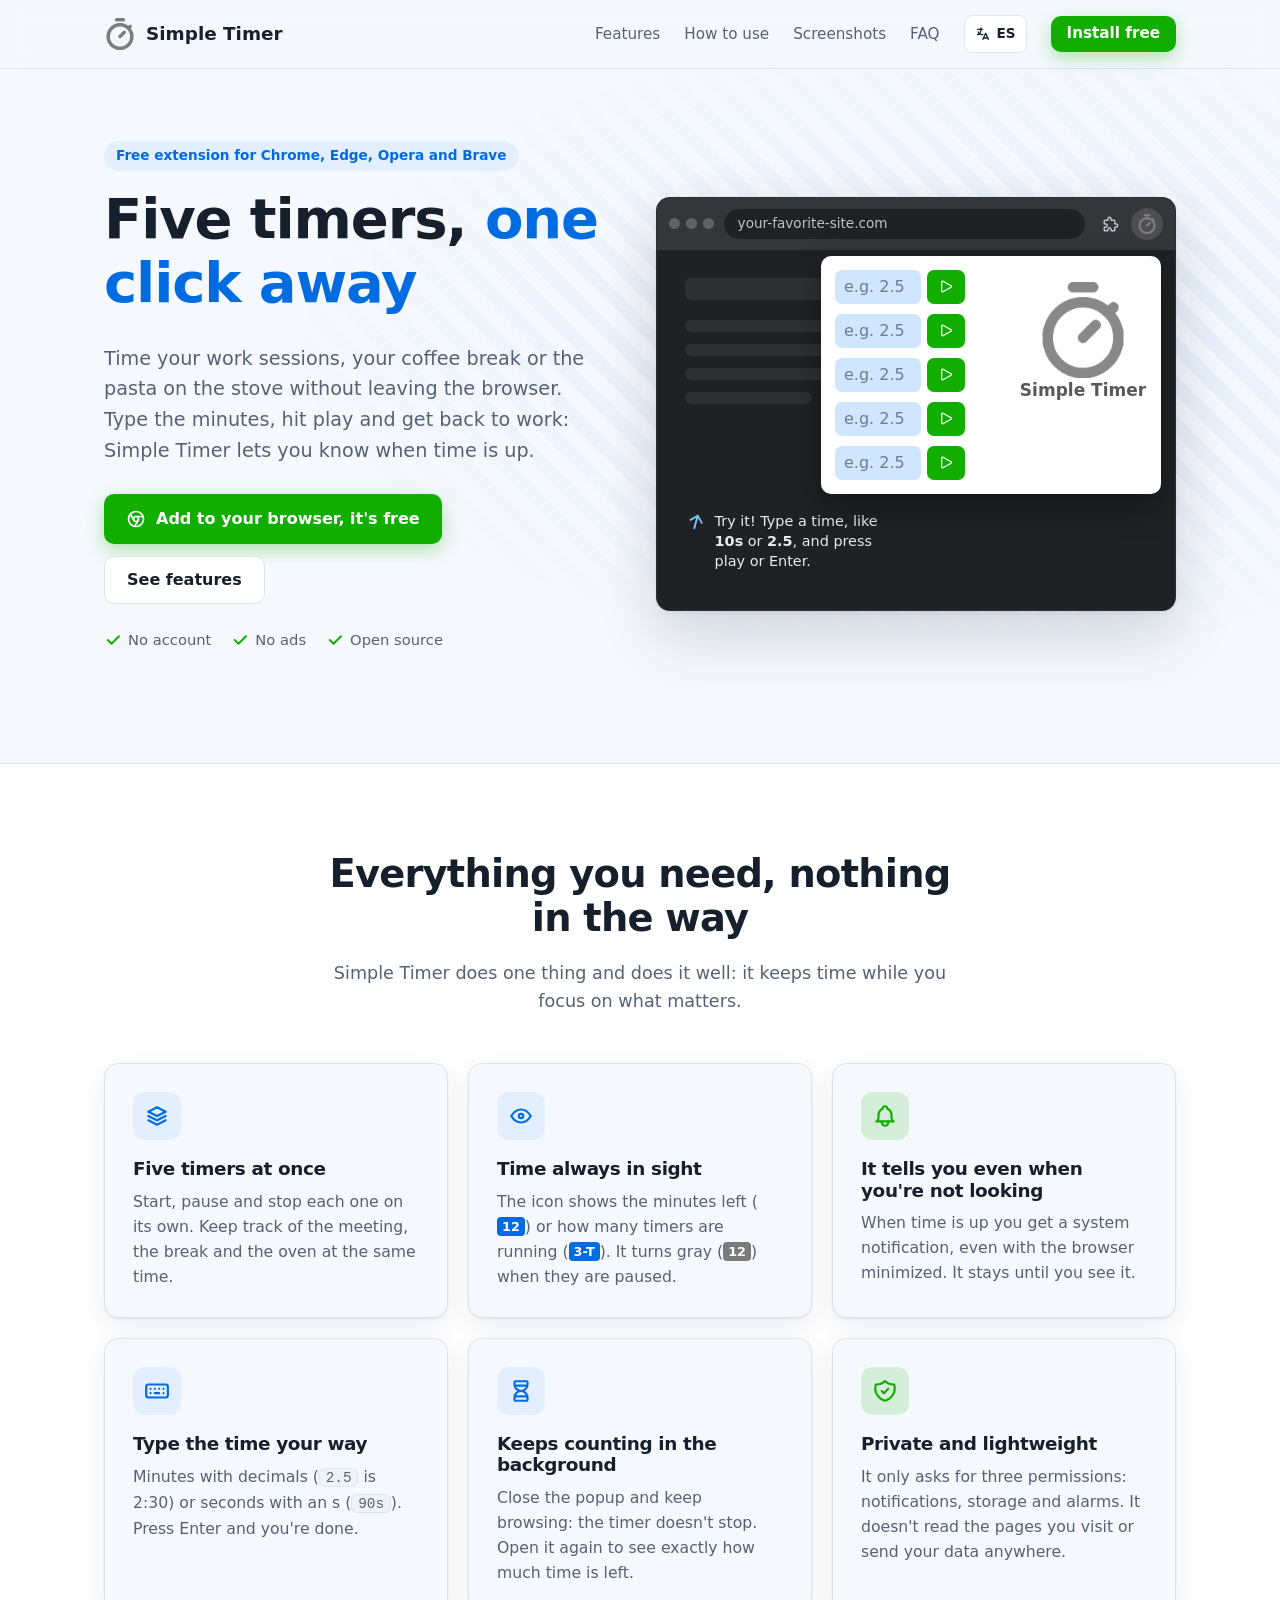
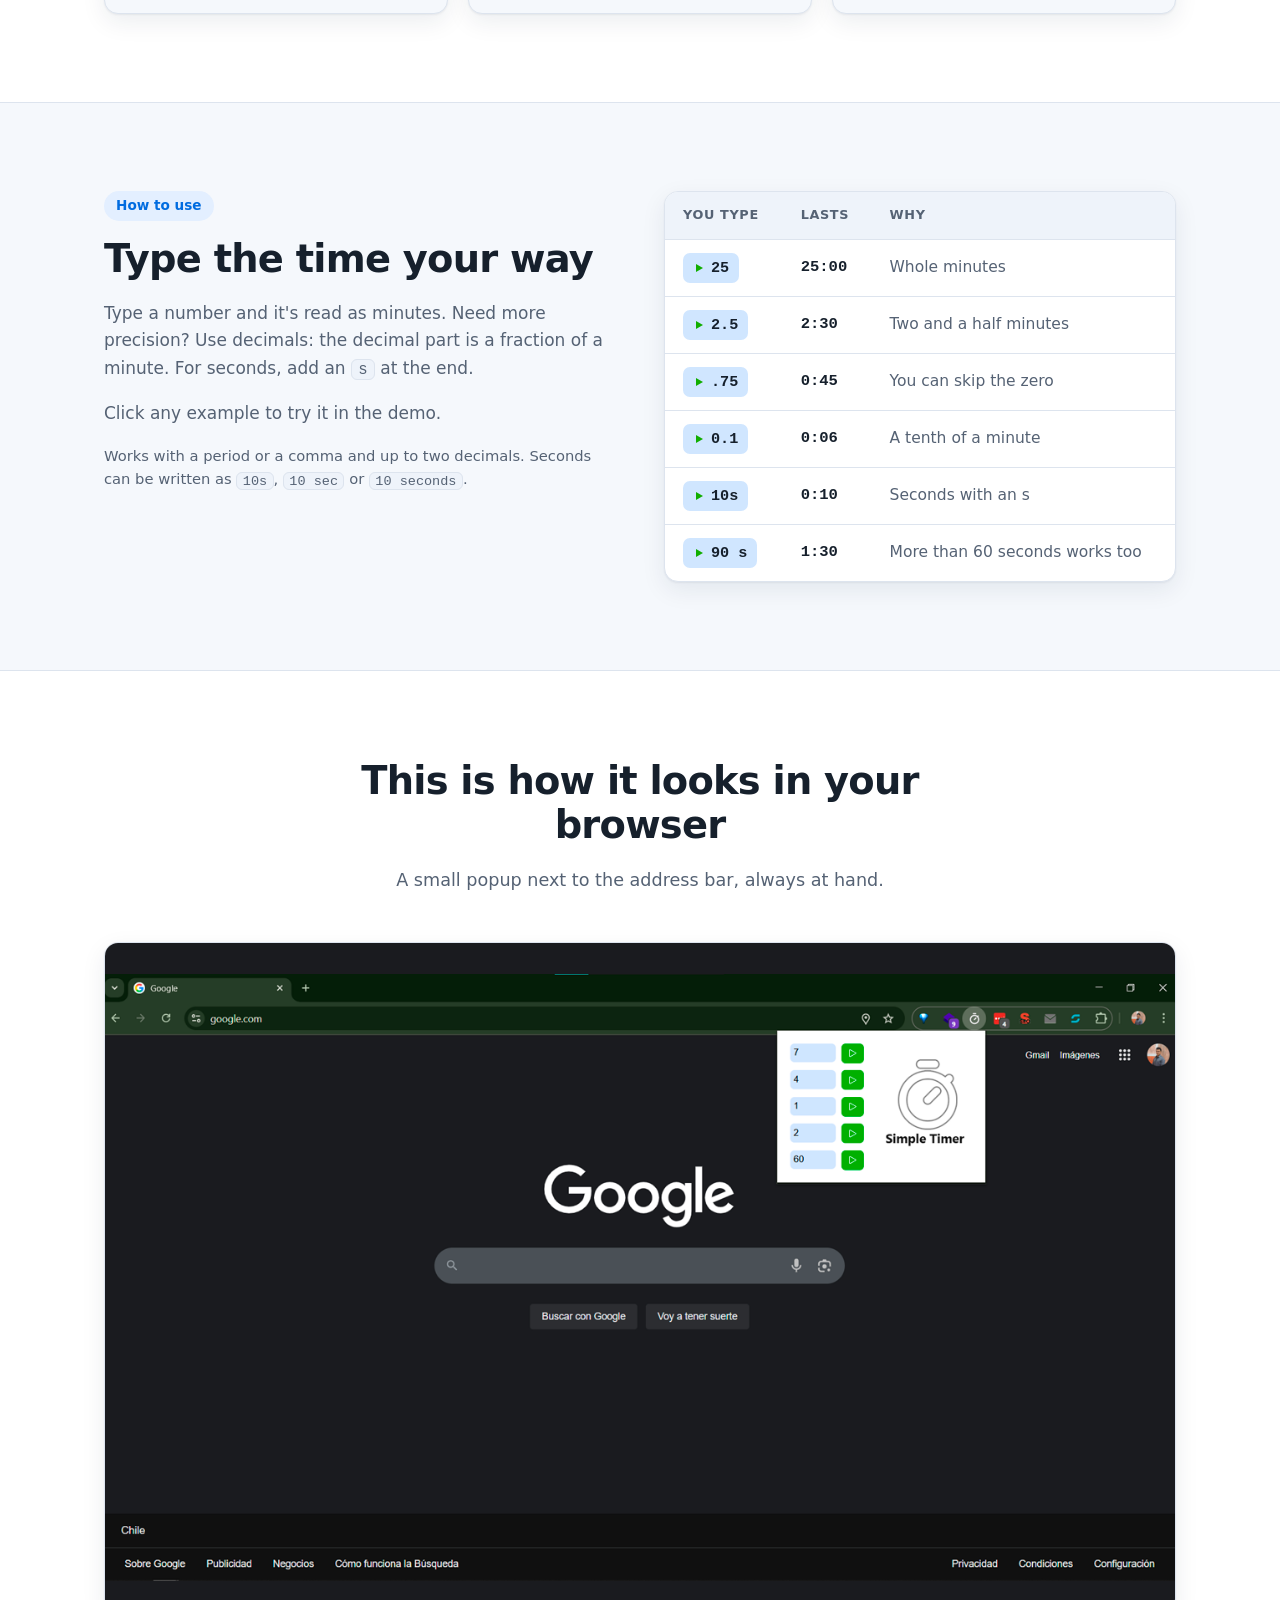
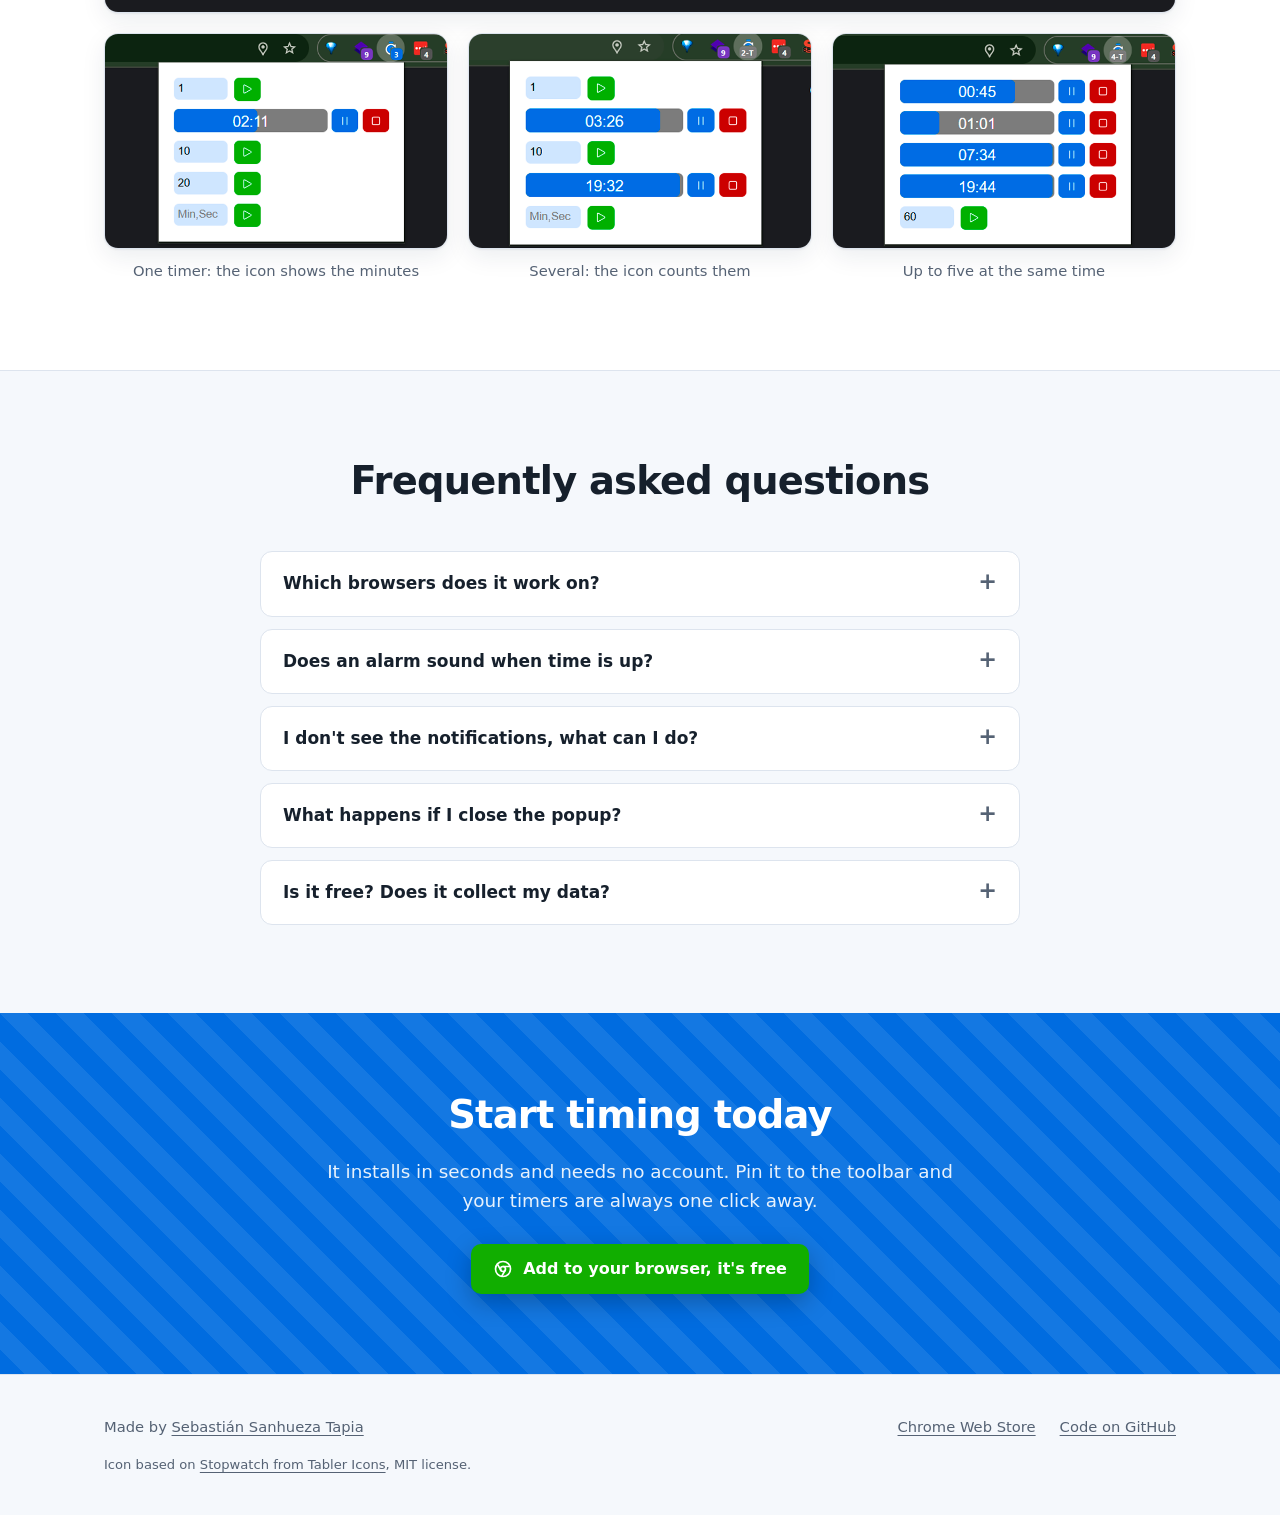
<file: docs/index.html>
<!DOCTYPE html>
<html lang="es">
	<head>
		<meta charset="utf-8" />
		<meta name="viewport" content="width=device-width, initial-scale=1" />
		<title data-i18n="inicio.titulo">Simple Timer: cinco temporizadores en tu navegador</title>
		<meta
			name="description"
			content="Extensión gratuita con cinco temporizadores independientes para Chrome, Edge, Opera y Brave. Te avisa con una notificación y muestra el tiempo restante en el icono."
			data-i18n-attr="content:inicio.descripcion"
		/>
		<meta property="og:title" content="Simple Timer" />
		<meta
			property="og:description"
			content="Cinco temporizadores independientes, a un clic en tu navegador."
			data-i18n-attr="content:inicio.og_descripcion"
		/>
		<meta property="og:image" content="https://sukushaing.github.io/Extension-Simple-Timer/img/captura-navegador.png" />
		<meta property="og:type" content="website" />
		<link rel="icon" type="image/png" href="img/favicon.png" />
		<link rel="stylesheet" href="css/styles.css" />
		<script src="js/i18n.js"></script>
		<script src="js/demo.js" defer></script>
	</head>
	<body>
		<header class="cabecera">
			<div class="container">
				<a class="marca" href="#">
					<img src="img/icon128.png" alt="" width="32" height="32" />
					Simple Timer
				</a>
				<nav class="nav" aria-label="Principal" data-i18n-attr="aria-label:comun.nav_principal">
					<a href="#funciones" data-i18n="inicio.nav_funciones">Funciones</a>
					<a href="#formatos" data-i18n="inicio.nav_formatos">Cómo usarla</a>
					<a href="#capturas" data-i18n="inicio.nav_capturas">Capturas</a>
					<a href="#preguntas" data-i18n="inicio.nav_preguntas">Preguntas</a>
				</nav>
				<button class="selector-idioma" type="button" data-selector-idioma>
					<svg viewBox="0 0 24 24" fill="none" stroke="currentColor" stroke-width="2" stroke-linecap="round" stroke-linejoin="round" aria-hidden="true"><path d="M4 5h7" /><path d="M9 3v2c0 4.418 -2.239 8 -5 8" /><path d="M5 9c0 2.144 2.952 3.908 6.7 4" /><path d="M12 20l4 -9l4 9" /><path d="M19.1 18h-6.2" /></svg>
					<span data-idioma-destino>EN</span>
				</button>
				<a class="btn btn-primario btn-chico" href="https://chromewebstore.google.com/detail/simple-timer/fepcghiedlojkgidicokpnhifnfbmabe" data-i18n="comun.instalar_corto">Instalar gratis</a>
			</div>
		</header>

		<main>
			<!-- Hero con la demo -->
			<section class="hero">
				<div class="container">
					<div class="hero-texto">
						<span class="etiqueta" data-i18n="inicio.etiqueta">Extensión gratuita para Chrome, Edge, Opera y Brave</span>
						<h1 data-i18n="inicio.h1">Cinco temporizadores, <span class="resaltado">a un clic</span></h1>
						<p data-i18n="inicio.subtitulo">
							Mide tus bloques de trabajo, la pausa del café o la pasta en la olla sin salir del navegador. Escribe los minutos, dale play y sigue en lo tuyo: Simple Timer te avisa cuando termina.
						</p>
						<div class="hero-acciones">
							<a class="btn btn-primario" href="https://chromewebstore.google.com/detail/simple-timer/fepcghiedlojkgidicokpnhifnfbmabe">
								<svg viewBox="0 0 24 24" fill="none" stroke="currentColor" stroke-width="2" stroke-linecap="round" stroke-linejoin="round" aria-hidden="true"><path d="M12 12m-9 0a9 9 0 1 0 18 0a9 9 0 1 0 -18 0" /><path d="M12 12m-3 0a3 3 0 1 0 6 0a3 3 0 1 0 -6 0" /><path d="M12 9h8.4" /><path d="M14.598 13.5l-4.2 7.275" /><path d="M9.402 13.5l-4.2 -7.275" /></svg>
								<span data-i18n="comun.instalar">Añadir al navegador, es gratis</span>
							</a>
							<a class="btn btn-secundario" href="#funciones" data-i18n="inicio.ver_funciones">Ver funciones</a>
						</div>
						<ul class="hero-confianza">
							<li>
								<svg viewBox="0 0 24 24" fill="none" stroke="currentColor" stroke-width="2.5" stroke-linecap="round" stroke-linejoin="round" aria-hidden="true"><path d="M5 12l5 5l10 -10" /></svg>
								<span data-i18n="inicio.confianza_1">Sin cuentas</span>
							</li>
							<li>
								<svg viewBox="0 0 24 24" fill="none" stroke="currentColor" stroke-width="2.5" stroke-linecap="round" stroke-linejoin="round" aria-hidden="true"><path d="M5 12l5 5l10 -10" /></svg>
								<span data-i18n="inicio.confianza_2">Sin anuncios</span>
							</li>
							<li>
								<svg viewBox="0 0 24 24" fill="none" stroke="currentColor" stroke-width="2.5" stroke-linecap="round" stroke-linejoin="round" aria-hidden="true"><path d="M5 12l5 5l10 -10" /></svg>
								<span data-i18n="inicio.confianza_3">Código abierto</span>
							</li>
						</ul>
					</div>

					<div class="navegador" id="demo">
						<div class="navegador-barra">
							<div class="navegador-puntos" aria-hidden="true"><span></span><span></span><span></span></div>
							<div class="navegador-url" data-i18n="inicio.demo_url">tu-sitio-favorito.com</div>
							<div class="navegador-extensiones">
								<span class="icono-barra" aria-hidden="true">
									<svg viewBox="0 0 24 24" fill="none" stroke="currentColor" stroke-width="2" stroke-linecap="round" stroke-linejoin="round"><path d="M4 7h3a1 1 0 0 0 1 -1v-1a2 2 0 0 1 4 0v1a1 1 0 0 0 1 1h3a1 1 0 0 1 1 1v3a1 1 0 0 0 1 1h1a2 2 0 0 1 0 4h-1a1 1 0 0 0 -1 1v3a1 1 0 0 1 -1 1h-3a1 1 0 0 1 -1 -1v-1a2 2 0 0 0 -4 0v1a1 1 0 0 1 -1 1h-3a1 1 0 0 1 -1 -1v-3a1 1 0 0 1 1 -1h1a2 2 0 0 0 0 -4h-1a1 1 0 0 1 -1 -1v-3a1 1 0 0 1 1 -1" /></svg>
								</span>
								<span class="icono-barra extension" title="Simple Timer">
									<img src="img/icon128.png" alt="" data-demo-icono />
									<span class="badge" data-demo-badge hidden></span>
								</span>
							</div>
						</div>
						<div class="navegador-pagina">
							<div class="esqueleto" aria-hidden="true"><span></span><span></span><span></span><span></span><span></span></div>
							<p class="pista-demo">
								<svg viewBox="0 0 24 24" fill="none" stroke="currentColor" stroke-width="2" stroke-linecap="round" stroke-linejoin="round" aria-hidden="true"><path d="M17 7l-10 10" /><path d="M8 7l9 0l0 9" /></svg>
								<span data-i18n="inicio.demo_pista">¡Pruébala! Escribe un tiempo, como <strong>10s</strong> o <strong>2,5</strong>, y presiona play o Enter.</span>
							</p>
							<div class="popup" data-demo aria-label="Demostración de Simple Timer" data-i18n-attr="aria-label:comun.demo_aria" role="group">
								<noscript><img src="img/captura-dos-timers.png" alt="Captura de Simple Timer" /></noscript>
							</div>
						</div>
					</div>
				</div>
			</section>

			<!-- Funciones -->
			<section class="seccion seccion-alterna" id="funciones">
				<div class="container">
					<div class="seccion-cabecera">
						<h2 data-i18n="inicio.funciones_titulo">Todo lo que necesitas, nada que estorbe</h2>
						<p data-i18n="inicio.funciones_sub">Simple Timer hace una sola cosa y la hace bien: medir el tiempo mientras tú haces lo importante.</p>
					</div>
					<div class="grilla-funciones">
						<article class="tarjeta">
							<div class="tarjeta-icono">
								<svg viewBox="0 0 24 24" fill="none" stroke="currentColor" stroke-width="2" stroke-linecap="round" stroke-linejoin="round" aria-hidden="true"><path d="M12 4l-8 4l8 4l8 -4l-8 -4" /><path d="M4 12l8 4l8 -4" /><path d="M4 16l8 4l8 -4" /></svg>
							</div>
							<h3 data-i18n="inicio.f1_titulo">Cinco temporizadores a la vez</h3>
							<p data-i18n="inicio.f1_texto">Cada uno se inicia, pausa y detiene por separado. Lleva la reunión, el descanso y el horno al mismo tiempo.</p>
						</article>
						<article class="tarjeta">
							<div class="tarjeta-icono">
								<svg viewBox="0 0 24 24" fill="none" stroke="currentColor" stroke-width="2" stroke-linecap="round" stroke-linejoin="round" aria-hidden="true"><path d="M10 12a2 2 0 1 0 4 0a2 2 0 0 0 -4 0" /><path d="M21 12c-2.4 4 -5.4 6 -9 6c-3.6 0 -6.6 -2 -9 -6c2.4 -4 5.4 -6 9 -6c3.6 0 6.6 2 9 6" /></svg>
							</div>
							<h3 data-i18n="inicio.f2_titulo">El tiempo siempre a la vista</h3>
							<p data-i18n="inicio.f2_texto">El icono muestra los minutos que quedan (<span class="badge-ejemplo">12</span>) o cuántos temporizadores hay activos (<span class="badge-ejemplo">3-T</span>). Se pone gris (<span class="badge-ejemplo pausado">12</span>) cuando están en pausa.</p>
						</article>
						<article class="tarjeta">
							<div class="tarjeta-icono verde">
								<svg viewBox="0 0 24 24" fill="none" stroke="currentColor" stroke-width="2" stroke-linecap="round" stroke-linejoin="round" aria-hidden="true"><path d="M10 5a2 2 0 1 1 4 0a7 7 0 0 1 4 6v3a4 4 0 0 0 2 3h-16a4 4 0 0 0 2 -3v-3a7 7 0 0 1 4 -6" /><path d="M9 17v1a3 3 0 0 0 6 0v-1" /></svg>
							</div>
							<h3 data-i18n="inicio.f3_titulo">Te avisa aunque no estés mirando</h3>
							<p data-i18n="inicio.f3_texto">Al terminar aparece una notificación del sistema, incluso con el navegador minimizado. No se cierra hasta que la veas.</p>
						</article>
						<article class="tarjeta">
							<div class="tarjeta-icono">
								<svg viewBox="0 0 24 24" fill="none" stroke="currentColor" stroke-width="2" stroke-linecap="round" stroke-linejoin="round" aria-hidden="true"><path d="M2 8a2 2 0 0 1 2 -2h16a2 2 0 0 1 2 2v8a2 2 0 0 1 -2 2h-16a2 2 0 0 1 -2 -2z" /><path d="M6 10l0 .01" /><path d="M10 10l0 .01" /><path d="M14 10l0 .01" /><path d="M18 10l0 .01" /><path d="M6 14l0 .01" /><path d="M18 14l0 .01" /><path d="M10 14l4 .01" /></svg>
							</div>
							<h3 data-i18n="inicio.f4_titulo">Escribe el tiempo como quieras</h3>
							<p data-i18n="inicio.f4_texto">Minutos con decimales (<code>2,5</code> son 2:30) o segundos con una s (<code>90s</code>). Presiona Enter y listo.</p>
						</article>
						<article class="tarjeta">
							<div class="tarjeta-icono">
								<svg viewBox="0 0 24 24" fill="none" stroke="currentColor" stroke-width="2" stroke-linecap="round" stroke-linejoin="round" aria-hidden="true"><path d="M6.5 7h11" /><path d="M6.5 17h11" /><path d="M6 20v-2a6 6 0 1 1 12 0v2a1 1 0 0 1 -1 1h-10a1 1 0 0 1 -1 -1z" /><path d="M6 4v2a6 6 0 1 0 12 0v-2a1 1 0 0 0 -1 -1h-10a1 1 0 0 0 -1 1z" /></svg>
							</div>
							<h3 data-i18n="inicio.f5_titulo">Sigue contando en segundo plano</h3>
							<p data-i18n="inicio.f5_texto">Cierra el popup y sigue navegando: el temporizador no se detiene. Al volver a abrirlo verás el tiempo exacto que queda.</p>
						</article>
						<article class="tarjeta">
							<div class="tarjeta-icono verde">
								<svg viewBox="0 0 24 24" fill="none" stroke="currentColor" stroke-width="2" stroke-linecap="round" stroke-linejoin="round" aria-hidden="true"><path d="M12 3a12 12 0 0 0 8.5 3a12 12 0 0 1 -8.5 15a12 12 0 0 1 -8.5 -15a12 12 0 0 0 8.5 -3" /><path d="M9 12l2 2l4 -4" /></svg>
							</div>
							<h3 data-i18n="inicio.f6_titulo">Privada y liviana</h3>
							<p data-i18n="inicio.f6_texto">Solo pide tres permisos: notificaciones, almacenamiento y alarmas. No lee las páginas que visitas ni envía tus datos a ningún lado.</p>
						</article>
					</div>
				</div>
			</section>

			<!-- Formatos de tiempo -->
			<section class="seccion" id="formatos">
				<div class="container formatos">
					<div class="formatos-texto">
						<span class="etiqueta" data-i18n="inicio.formatos_etiqueta">Cómo usarla</span>
						<h2 data-i18n="inicio.formatos_titulo">Escribe el tiempo a tu manera</h2>
						<p data-i18n="inicio.formatos_texto">
							Escribe un número y se interpreta como minutos. Si necesitas algo más preciso, usa decimales: la parte decimal es una fracción de minuto. Para segundos, agrega una <code>s</code> al final.
						</p>
						<p data-i18n="inicio.formatos_probar">Haz clic en cualquier ejemplo para probarlo en la demo.</p>
						<p class="nota" data-i18n="inicio.formatos_nota">
							Acepta coma o punto y hasta dos decimales. El sufijo de segundos puede ser <code>s</code>, <code>seg</code> o <code>segundos</code>, con o sin espacio.
						</p>
					</div>
					<table class="tabla-formatos">
						<thead>
							<tr>
								<th data-i18n="inicio.tabla_escribes">Escribes</th>
								<th data-i18n="inicio.tabla_dura">Dura</th>
								<th data-i18n="inicio.tabla_por_que">Por qué</th>
							</tr>
						</thead>
						<tbody>
							<tr>
								<td><button class="chip" type="button" data-probar="25"><svg viewBox="0 0 24 24" fill="currentColor" aria-hidden="true"><path d="M6 4v16l14 -8z" /></svg>25</button></td>
								<td>25:00</td>
								<td data-i18n="inicio.ej_25">Minutos enteros</td>
							</tr>
							<tr>
								<td><button class="chip" type="button" data-probar="2,5"><svg viewBox="0 0 24 24" fill="currentColor" aria-hidden="true"><path d="M6 4v16l14 -8z" /></svg>2,5</button></td>
								<td>2:30</td>
								<td data-i18n="inicio.ej_2_5">Dos minutos y medio</td>
							</tr>
							<tr>
								<td><button class="chip" type="button" data-probar=",75"><svg viewBox="0 0 24 24" fill="currentColor" aria-hidden="true"><path d="M6 4v16l14 -8z" /></svg>,75</button></td>
								<td>0:45</td>
								<td data-i18n="inicio.ej_075">Puedes omitir el cero</td>
							</tr>
							<tr>
								<td><button class="chip" type="button" data-probar="0,1"><svg viewBox="0 0 24 24" fill="currentColor" aria-hidden="true"><path d="M6 4v16l14 -8z" /></svg>0,1</button></td>
								<td>0:06</td>
								<td data-i18n="inicio.ej_0_1">Un décimo de minuto</td>
							</tr>
							<tr>
								<td><button class="chip" type="button" data-probar="10s"><svg viewBox="0 0 24 24" fill="currentColor" aria-hidden="true"><path d="M6 4v16l14 -8z" /></svg>10s</button></td>
								<td>0:10</td>
								<td data-i18n="inicio.ej_10s">Segundos con una s</td>
							</tr>
							<tr>
								<td><button class="chip" type="button" data-probar="90 seg"><svg viewBox="0 0 24 24" fill="currentColor" aria-hidden="true"><path d="M6 4v16l14 -8z" /></svg>90 seg</button></td>
								<td>1:30</td>
								<td data-i18n="inicio.ej_90seg">Más de 60 segundos también vale</td>
							</tr>
						</tbody>
					</table>
				</div>
			</section>

			<!-- Capturas -->
			<section class="seccion seccion-alterna" id="capturas">
				<div class="container">
					<div class="seccion-cabecera">
						<h2 data-i18n="inicio.capturas_titulo">Así se ve en tu navegador</h2>
						<p data-i18n="inicio.capturas_sub">Un popup pequeño junto a la barra de direcciones, siempre a mano.</p>
					</div>
					<div class="galeria">
						<figure class="principal">
							<img src="img/captura-navegador.png" width="1280" height="800" loading="lazy" alt="Simple Timer abierto en Chrome, con cinco tiempos listos para iniciar" data-i18n-attr="alt:inicio.cap1_alt" />
						</figure>
						<figure>
							<img src="img/captura-un-timer.png" width="640" height="400" loading="lazy" alt="Un temporizador corriendo, el icono muestra 3 minutos" data-i18n-attr="alt:inicio.cap2_alt" />
							<figcaption data-i18n="inicio.cap2">Un temporizador: el icono muestra los minutos</figcaption>
						</figure>
						<figure>
							<img src="img/captura-dos-timers.png" width="640" height="400" loading="lazy" alt="Dos temporizadores corriendo, el icono muestra 2-T" data-i18n-attr="alt:inicio.cap3_alt" />
							<figcaption data-i18n="inicio.cap3">Varios: el icono cuenta cuántos hay</figcaption>
						</figure>
						<figure>
							<img src="img/captura-cuatro-timers.png" width="640" height="400" loading="lazy" alt="Cuatro temporizadores corriendo a la vez" data-i18n-attr="alt:inicio.cap4_alt" />
							<figcaption data-i18n="inicio.cap4">Hasta cinco al mismo tiempo</figcaption>
						</figure>
					</div>
				</div>
			</section>

			<!-- Preguntas frecuentes -->
			<section class="seccion" id="preguntas">
				<div class="container">
					<div class="seccion-cabecera">
						<h2 data-i18n="inicio.preguntas_titulo">Preguntas frecuentes</h2>
					</div>
					<div class="preguntas">
						<details>
							<summary data-i18n="inicio.p1">¿En qué navegadores funciona?</summary>
							<div><p data-i18n="inicio.r1">En Chrome, Edge, Opera, Brave y cualquier navegador basado en Chromium que pueda instalar extensiones de la Chrome Web Store.</p></div>
						</details>
						<details>
							<summary data-i18n="inicio.p2">¿Suena una alarma al terminar?</summary>
							<div><p data-i18n="inicio.r2">Simple Timer te avisa con una notificación del sistema, que suena o no según cómo tengas configuradas las notificaciones en tu computador.</p></div>
						</details>
						<details>
							<summary data-i18n="inicio.p3">No me aparecen las notificaciones, ¿qué hago?</summary>
							<div>
								<p data-i18n="inicio.r3">Revisa que tu sistema permita las notificaciones del navegador:</p>
								<ul>
									<li data-i18n="inicio.r3_windows"><strong>Windows:</strong> Configuración → Sistema → Notificaciones. Activa las de tu navegador y desactiva «No molestar».</li>
									<li data-i18n="inicio.r3_mac"><strong>macOS:</strong> Configuración del Sistema → Notificaciones → tu navegador, y permite las notificaciones.</li>
								</ul>
							</div>
						</details>
						<details>
							<summary data-i18n="inicio.p4">¿Qué pasa si cierro el popup?</summary>
							<div><p data-i18n="inicio.r4">Nada: el temporizador sigue corriendo y el icono sigue mostrando el tiempo. El popup es solo una ventana para verlo y controlarlo.</p></div>
						</details>
						<details>
							<summary data-i18n="inicio.p5">¿Es gratis? ¿Recoge mis datos?</summary>
							<div><p data-i18n="inicio.r5">Es gratis, sin anuncios y de código abierto. Los temporizadores se guardan solo en tu navegador y la extensión no envía datos a ningún servidor. Puedes revisar el código en <a href="https://github.com/SuKuShaing/Extension-Simple-Timer">GitHub</a>.</p></div>
						</details>
					</div>
				</div>
			</section>

			<!-- Llamada final -->
			<section class="banda">
				<div class="container">
					<h2 data-i18n="inicio.banda_titulo">Empieza a medir tu tiempo hoy</h2>
					<p data-i18n="inicio.banda_texto">Se instala en segundos y no necesita cuenta. Fíjala en la barra y tendrás tus temporizadores siempre a un clic.</p>
					<a class="btn btn-primario" href="https://chromewebstore.google.com/detail/simple-timer/fepcghiedlojkgidicokpnhifnfbmabe">
						<svg viewBox="0 0 24 24" fill="none" stroke="currentColor" stroke-width="2" stroke-linecap="round" stroke-linejoin="round" aria-hidden="true"><path d="M12 12m-9 0a9 9 0 1 0 18 0a9 9 0 1 0 -18 0" /><path d="M12 12m-3 0a3 3 0 1 0 6 0a3 3 0 1 0 -6 0" /><path d="M12 9h8.4" /><path d="M14.598 13.5l-4.2 7.275" /><path d="M9.402 13.5l-4.2 -7.275" /></svg>
						<span data-i18n="comun.instalar">Añadir al navegador, es gratis</span>
					</a>
				</div>
			</section>
		</main>

		<footer class="pie">
			<div class="container">
				<span data-i18n="comun.creada_por">Creada por <a href="https://sanhueza.pro/">Sebastián Sanhueza Tapia</a></span>
				<ul>
					<li><a href="https://chromewebstore.google.com/detail/simple-timer/fepcghiedlojkgidicokpnhifnfbmabe" data-i18n="comun.web_store">Chrome Web Store</a></li>
					<li><a href="https://github.com/SuKuShaing/Extension-Simple-Timer" data-i18n="comun.codigo">Código en GitHub</a></li>
				</ul>
				<p class="atribucion" data-i18n="comun.atribucion">
					Icono basado en <a href="https://tabler.io/icons/icon/stopwatch">Stopwatch de Tabler Icons</a>, bajo licencia MIT.
				</p>
			</div>
		</footer>
	</body>
</html>
</file>
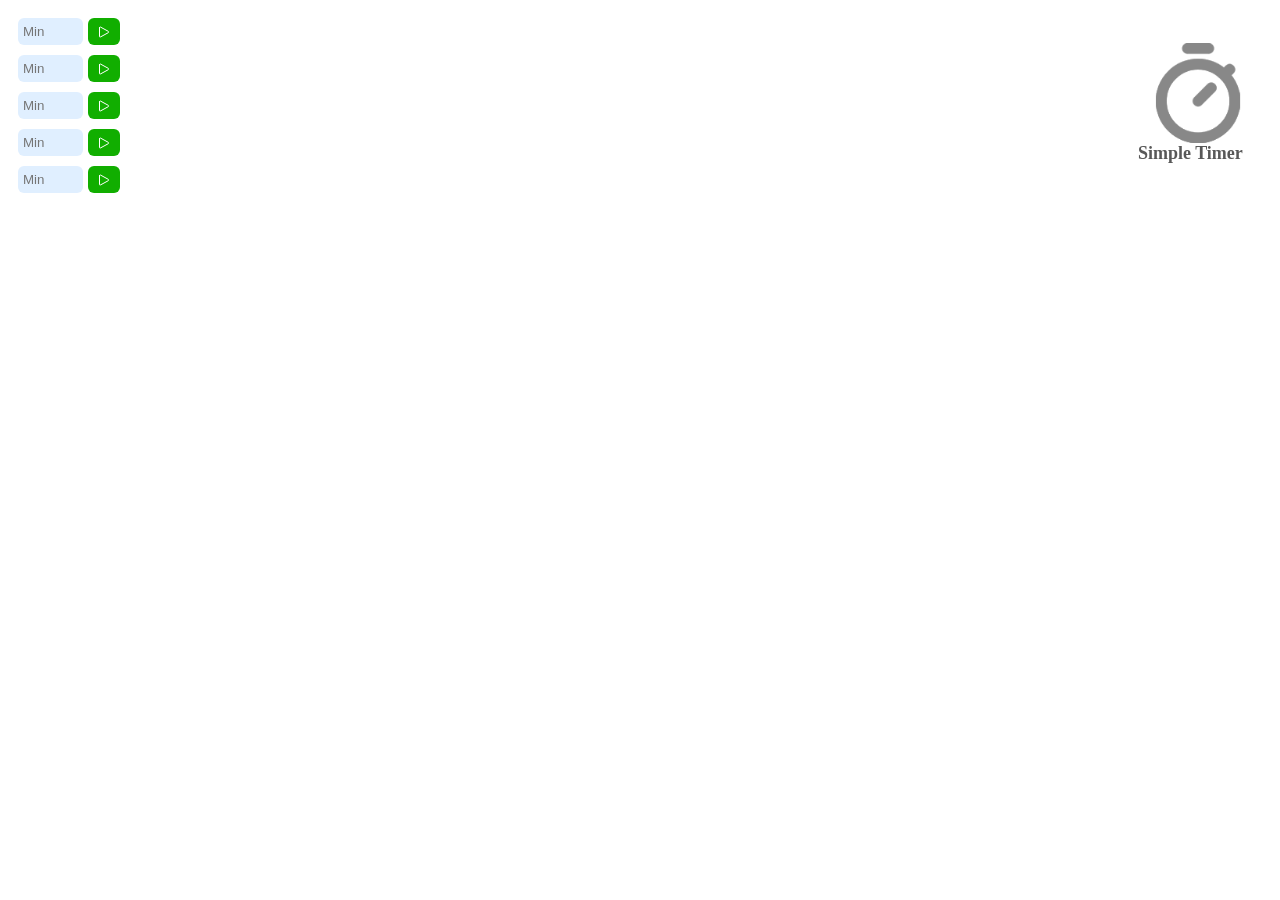
<file: popup.html>
<!DOCTYPE html>
<!-- Los textos se traducen al abrir el popup (applyTranslations en popup.js, con _locales).
     Los que están aquí en español son solo el respaldo. -->
<html lang="es">
	<head>
		<meta charset="utf-8" />
		<title>Simple Timer</title>
		<link rel="stylesheet" href="styles.css" />
	</head>
	<body>
		<div class="timers-container">
			<section class="timer-1">
				<div class="paused-view">
					<input
						type="text"
						class="time-input"
						id="time-input-1"
						placeholder="Min"
						title="Ingresa minutos, con decimales como fracción de minuto (2,5 = 2 min 30 s), o segundos con una s (30s, 30 seg)"
						data-i18n-attr="placeholder:inputPlaceholder,title:inputTitle"
					/>
					<button id="start-btn-1" class="start-btn" title="Iniciar temporizador" data-i18n-attr="title:startButton">
						<svg xmlns="http://www.w3.org/2000/svg" fill="none" viewBox="0 0 24 24" stroke-width="1.5" stroke="currentColor" class="play-icon svg-icon">
							<path stroke-linecap="round" stroke-linejoin="round" d="M5.25 5.653c0-.856.917-1.398 1.667-.986l11.54 6.347a1.125 1.125 0 0 1 0 1.972l-11.54 6.347a1.125 1.125 0 0 1-1.667-.986V5.653Z" />
						</svg>
					</button>
				</div>
				<div class="active-view" id="active-view-1" style="display: none">
					<div class="timeYBar">
						<div id="timer-display-1" class="timer-display">00:00</div>
						<div class="time-bar-1 time-bar">
							<div id="time-bar-fill-1" class="time-bar-fill"></div>
						</div>
					</div>
					<div class="buttons">
						<button id="pause-btn-1" class="pause-btn" title="Pausar" data-i18n-attr="title:pauseButton">
							<svg xmlns="http://www.w3.org/2000/svg" fill="none" viewBox="0 0 24 24" stroke-width="1.5" stroke="currentColor" class="pause-icon svg-icon">
								<path stroke-linecap="round" stroke-linejoin="round" d="M15.75 5.25v13.5m-7.5-13.5v13.5" />
							</svg>
						</button>
						<button id="resume-btn-1" style="display: none" class="resume-btn" title="Reanudar" data-i18n-attr="title:resumeButton">
							<svg xmlns="http://www.w3.org/2000/svg" fill="none" viewBox="0 0 24 24" stroke-width="1.5" stroke="currentColor" class="play-icon svg-icon">
								<path stroke-linecap="round" stroke-linejoin="round" d="M5.25 5.653c0-.856.917-1.398 1.667-.986l11.54 6.347a1.125 1.125 0 0 1 0 1.972l-11.54 6.347a1.125 1.125 0 0 1-1.667-.986V5.653Z" />
							</svg>
						</button>
						<button id="reset-btn-1" class="reset-btn" title="Detener" data-i18n-attr="title:resetButton">
							<svg xmlns="http://www.w3.org/2000/svg" fill="none" viewBox="0 0 24 24" stroke-width="1.5" stroke="currentColor" class="reset-icon svg-icon">
								<path stroke-linecap="round" stroke-linejoin="round" d="M5.25 7.5A2.25 2.25 0 0 1 7.5 5.25h9a2.25 2.25 0 0 1 2.25 2.25v9a2.25 2.25 0 0 1-2.25 2.25h-9a2.25 2.25 0 0 1-2.25-2.25v-9Z" />
							</svg>
						</button>
					</div>
				</div>
			</section>
			<section class="timer-2">
				<div class="paused-view">
					<input
						type="text"
						class="time-input"
						id="time-input-2"
						placeholder="Min"
						title="Ingresa minutos, con decimales como fracción de minuto (2,5 = 2 min 30 s), o segundos con una s (30s, 30 seg)"
						data-i18n-attr="placeholder:inputPlaceholder,title:inputTitle"
					/>
					<button id="start-btn-2" class="start-btn" title="Iniciar temporizador" data-i18n-attr="title:startButton">
						<svg xmlns="http://www.w3.org/2000/svg" fill="none" viewBox="0 0 24 24" stroke-width="1.5" stroke="currentColor" class="play-icon svg-icon">
							<path stroke-linecap="round" stroke-linejoin="round" d="M5.25 5.653c0-.856.917-1.398 1.667-.986l11.54 6.347a1.125 1.125 0 0 1 0 1.972l-11.54 6.347a1.125 1.125 0 0 1-1.667-.986V5.653Z" />
						</svg>
					</button>
				</div>
				<div class="active-view" id="active-view-2" style="display: none">
					<div class="timeYBar">
						<div id="timer-display-2" class="timer-display">00:00</div>
						<div class="time-bar-2 time-bar">
							<div id="time-bar-fill-2" class="time-bar-fill"></div>
						</div>
					</div>
					<div class="buttons">
						<button id="pause-btn-2" class="pause-btn" title="Pausar" data-i18n-attr="title:pauseButton">
							<svg xmlns="http://www.w3.org/2000/svg" fill="none" viewBox="0 0 24 24" stroke-width="1.5" stroke="currentColor" class="pause-icon svg-icon">
								<path stroke-linecap="round" stroke-linejoin="round" d="M15.75 5.25v13.5m-7.5-13.5v13.5" />
							</svg>
						</button>
						<button id="resume-btn-2" style="display: none" class="resume-btn" title="Reanudar" data-i18n-attr="title:resumeButton">
							<svg xmlns="http://www.w3.org/2000/svg" fill="none" viewBox="0 0 24 24" stroke-width="1.5" stroke="currentColor" class="play-icon svg-icon">
								<path stroke-linecap="round" stroke-linejoin="round" d="M5.25 5.653c0-.856.917-1.398 1.667-.986l11.54 6.347a1.125 1.125 0 0 1 0 1.972l-11.54 6.347a1.125 1.125 0 0 1-1.667-.986V5.653Z" />
							</svg>
						</button>
						<button id="reset-btn-2" class="reset-btn" title="Detener" data-i18n-attr="title:resetButton">
							<svg xmlns="http://www.w3.org/2000/svg" fill="none" viewBox="0 0 24 24" stroke-width="1.5" stroke="currentColor" class="reset-icon svg-icon">
								<path stroke-linecap="round" stroke-linejoin="round" d="M5.25 7.5A2.25 2.25 0 0 1 7.5 5.25h9a2.25 2.25 0 0 1 2.25 2.25v9a2.25 2.25 0 0 1-2.25 2.25h-9a2.25 2.25 0 0 1-2.25-2.25v-9Z" />
							</svg>
						</button>
					</div>
				</div>
			</section>
			<section class="timer-3">
				<div class="paused-view">
					<input
						type="text"
						class="time-input"
						id="time-input-3"
						placeholder="Min"
						title="Ingresa minutos, con decimales como fracción de minuto (2,5 = 2 min 30 s), o segundos con una s (30s, 30 seg)"
						data-i18n-attr="placeholder:inputPlaceholder,title:inputTitle"
					/>
					<button id="start-btn-3" class="start-btn" title="Iniciar temporizador" data-i18n-attr="title:startButton">
						<svg xmlns="http://www.w3.org/2000/svg" fill="none" viewBox="0 0 24 24" stroke-width="1.5" stroke="currentColor" class="play-icon svg-icon">
							<path stroke-linecap="round" stroke-linejoin="round" d="M5.25 5.653c0-.856.917-1.398 1.667-.986l11.54 6.347a1.125 1.125 0 0 1 0 1.972l-11.54 6.347a1.125 1.125 0 0 1-1.667-.986V5.653Z" />
						</svg>
					</button>
				</div>
				<div class="active-view" id="active-view-3" style="display: none">
					<div class="timeYBar">
						<div id="timer-display-3" class="timer-display">00:00</div>
						<div class="time-bar-3 time-bar">
							<div id="time-bar-fill-3" class="time-bar-fill"></div>
						</div>
					</div>
					<div class="buttons">
						<button id="pause-btn-3" class="pause-btn" title="Pausar" data-i18n-attr="title:pauseButton">
							<svg xmlns="http://www.w3.org/2000/svg" fill="none" viewBox="0 0 24 24" stroke-width="1.5" stroke="currentColor" class="pause-icon svg-icon">
								<path stroke-linecap="round" stroke-linejoin="round" d="M15.75 5.25v13.5m-7.5-13.5v13.5" />
							</svg>
						</button>
						<button id="resume-btn-3" style="display: none" class="resume-btn" title="Reanudar" data-i18n-attr="title:resumeButton">
							<svg xmlns="http://www.w3.org/2000/svg" fill="none" viewBox="0 0 24 24" stroke-width="1.5" stroke="currentColor" class="play-icon svg-icon">
								<path stroke-linecap="round" stroke-linejoin="round" d="M5.25 5.653c0-.856.917-1.398 1.667-.986l11.54 6.347a1.125 1.125 0 0 1 0 1.972l-11.54 6.347a1.125 1.125 0 0 1-1.667-.986V5.653Z" />
							</svg>
						</button>
						<button id="reset-btn-3" class="reset-btn" title="Detener" data-i18n-attr="title:resetButton">
							<svg xmlns="http://www.w3.org/2000/svg" fill="none" viewBox="0 0 24 24" stroke-width="1.5" stroke="currentColor" class="reset-icon svg-icon">
								<path stroke-linecap="round" stroke-linejoin="round" d="M5.25 7.5A2.25 2.25 0 0 1 7.5 5.25h9a2.25 2.25 0 0 1 2.25 2.25v9a2.25 2.25 0 0 1-2.25 2.25h-9a2.25 2.25 0 0 1-2.25-2.25v-9Z" />
							</svg>
						</button>
					</div>
				</div>
			</section>
			<section class="timer-4">
				<div class="paused-view">
					<input
						type="text"
						class="time-input"
						id="time-input-4"
						placeholder="Min"
						title="Ingresa minutos, con decimales como fracción de minuto (2,5 = 2 min 30 s), o segundos con una s (30s, 30 seg)"
						data-i18n-attr="placeholder:inputPlaceholder,title:inputTitle"
					/>
					<button id="start-btn-4" class="start-btn" title="Iniciar temporizador" data-i18n-attr="title:startButton">
						<svg xmlns="http://www.w3.org/2000/svg" fill="none" viewBox="0 0 24 24" stroke-width="1.5" stroke="currentColor" class="play-icon svg-icon">
							<path stroke-linecap="round" stroke-linejoin="round" d="M5.25 5.653c0-.856.917-1.398 1.667-.986l11.54 6.347a1.125 1.125 0 0 1 0 1.972l-11.54 6.347a1.125 1.125 0 0 1-1.667-.986V5.653Z" />
						</svg>
					</button>
				</div>
				<div class="active-view" id="active-view-4" style="display: none">
					<div class="timeYBar">
						<div id="timer-display-4" class="timer-display">00:00</div>
						<div class="time-bar-4 time-bar">
							<div id="time-bar-fill-4" class="time-bar-fill"></div>
						</div>
					</div>
					<div class="buttons">
						<button id="pause-btn-4" class="pause-btn" title="Pausar" data-i18n-attr="title:pauseButton">
							<svg xmlns="http://www.w3.org/2000/svg" fill="none" viewBox="0 0 24 24" stroke-width="1.5" stroke="currentColor" class="pause-icon svg-icon">
								<path stroke-linecap="round" stroke-linejoin="round" d="M15.75 5.25v13.5m-7.5-13.5v13.5" />
							</svg>
						</button>
						<button id="resume-btn-4" style="display: none" class="resume-btn" title="Reanudar" data-i18n-attr="title:resumeButton">
							<svg xmlns="http://www.w3.org/2000/svg" fill="none" viewBox="0 0 24 24" stroke-width="1.5" stroke="currentColor" class="play-icon svg-icon">
								<path stroke-linecap="round" stroke-linejoin="round" d="M5.25 5.653c0-.856.917-1.398 1.667-.986l11.54 6.347a1.125 1.125 0 0 1 0 1.972l-11.54 6.347a1.125 1.125 0 0 1-1.667-.986V5.653Z" />
							</svg>
						</button>
						<button id="reset-btn-4" class="reset-btn" title="Detener" data-i18n-attr="title:resetButton">
							<svg xmlns="http://www.w3.org/2000/svg" fill="none" viewBox="0 0 24 24" stroke-width="1.5" stroke="currentColor" class="reset-icon svg-icon">
								<path stroke-linecap="round" stroke-linejoin="round" d="M5.25 7.5A2.25 2.25 0 0 1 7.5 5.25h9a2.25 2.25 0 0 1 2.25 2.25v9a2.25 2.25 0 0 1-2.25 2.25h-9a2.25 2.25 0 0 1-2.25-2.25v-9Z" />
							</svg>
						</button>
					</div>
				</div>
			</section>
			<section class="timer-5">
				<div class="paused-view">
					<input
						type="text"
						class="time-input"
						id="time-input-5"
						placeholder="Min"
						title="Ingresa minutos, con decimales como fracción de minuto (2,5 = 2 min 30 s), o segundos con una s (30s, 30 seg)"
						data-i18n-attr="placeholder:inputPlaceholder,title:inputTitle"
					/>
					<button id="start-btn-5" class="start-btn" title="Iniciar temporizador" data-i18n-attr="title:startButton">
						<svg xmlns="http://www.w3.org/2000/svg" fill="none" viewBox="0 0 24 24" stroke-width="1.5" stroke="currentColor" class="play-icon svg-icon">
							<path stroke-linecap="round" stroke-linejoin="round" d="M5.25 5.653c0-.856.917-1.398 1.667-.986l11.54 6.347a1.125 1.125 0 0 1 0 1.972l-11.54 6.347a1.125 1.125 0 0 1-1.667-.986V5.653Z" />
						</svg>
					</button>
				</div>
				<div class="active-view" id="active-view-5" style="display: none">
					<div class="timeYBar">
						<div id="timer-display-5" class="timer-display">00:00</div>
						<div class="time-bar-5 time-bar">
							<div id="time-bar-fill-5" class="time-bar-fill"></div>
						</div>
					</div>
					<div class="buttons">
						<button id="pause-btn-5" class="pause-btn" title="Pausar" data-i18n-attr="title:pauseButton">
							<svg xmlns="http://www.w3.org/2000/svg" fill="none" viewBox="0 0 24 24" stroke-width="1.5" stroke="currentColor" class="pause-icon svg-icon">
								<path stroke-linecap="round" stroke-linejoin="round" d="M15.75 5.25v13.5m-7.5-13.5v13.5" />
							</svg>
						</button>
						<button id="resume-btn-5" style="display: none" class="resume-btn" title="Reanudar" data-i18n-attr="title:resumeButton">
							<svg xmlns="http://www.w3.org/2000/svg" fill="none" viewBox="0 0 24 24" stroke-width="1.5" stroke="currentColor" class="play-icon svg-icon">
								<path stroke-linecap="round" stroke-linejoin="round" d="M5.25 5.653c0-.856.917-1.398 1.667-.986l11.54 6.347a1.125 1.125 0 0 1 0 1.972l-11.54 6.347a1.125 1.125 0 0 1-1.667-.986V5.653Z" />
							</svg>
						</button>
						<button id="reset-btn-5" class="reset-btn" title="Detener" data-i18n-attr="title:resetButton">
							<svg xmlns="http://www.w3.org/2000/svg" fill="none" viewBox="0 0 24 24" stroke-width="1.5" stroke="currentColor" class="reset-icon svg-icon">
								<path stroke-linecap="round" stroke-linejoin="round" d="M5.25 7.5A2.25 2.25 0 0 1 7.5 5.25h9a2.25 2.25 0 0 1 2.25 2.25v9a2.25 2.25 0 0 1-2.25 2.25h-9a2.25 2.25 0 0 1-2.25-2.25v-9Z" />
							</svg>
						</button>
					</div>
				</div>
			</section>
		</div>
		<!-- Abre la web en una pestaña nueva. Misma URL que WEB_URL en background.js -->
		<a
			class="iconoTimerContainer"
			href="https://sukushaing.github.io/Extension-Simple-Timer/"
			target="_blank"
			rel="noopener"
			title="Ver el sitio de Simple Timer. Extensión para limitar tus bloques de trabajo, creada por Sebastián Sanhueza Tapia"
			data-i18n-attr="title:logoLinkTitle"
			>
			<img
				src="/Iconos/icon128.png"
				alt="icono de la extensión Simple Timer"
				data-i18n-attr="alt:logoAlt"
				class="iconoTimer"
			/>
			<h1>Simple Timer</h1>
		</a>
	</body>
	<script src="popup.js"></script>
</html>
</file>
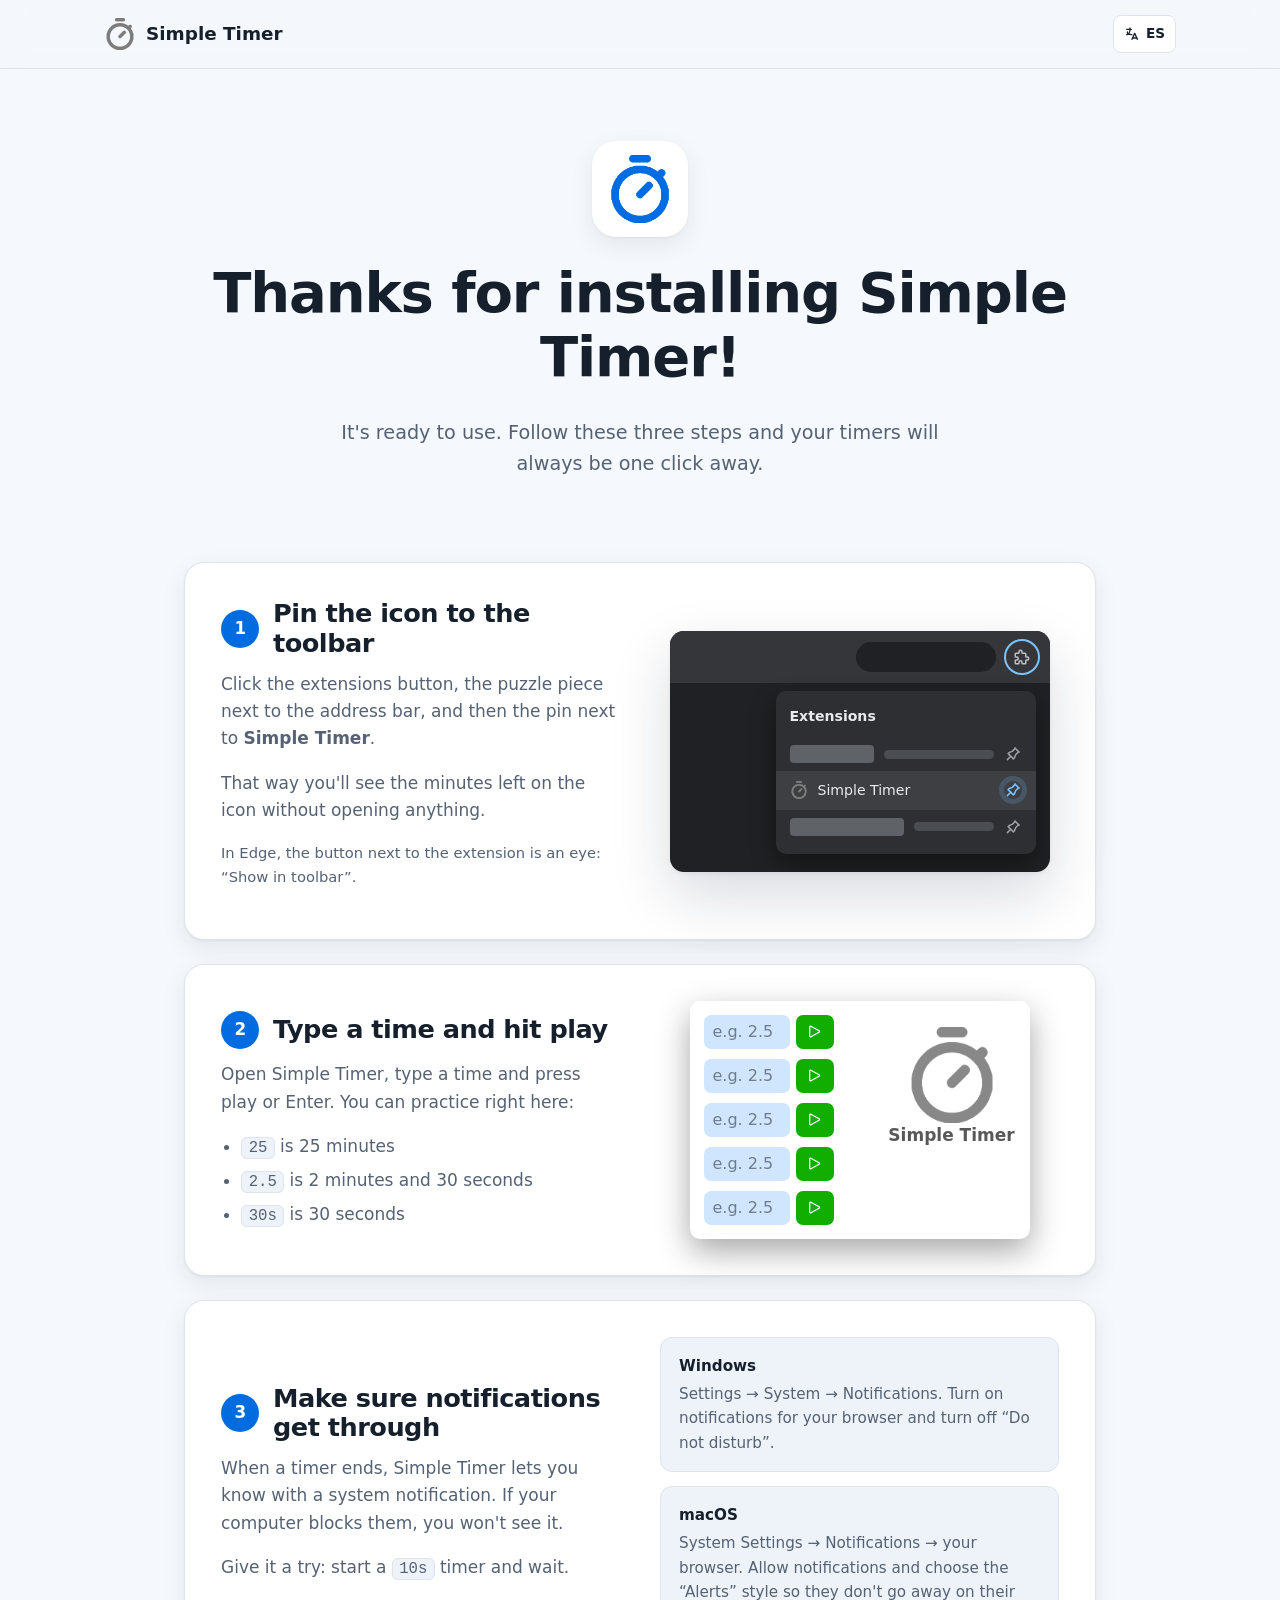
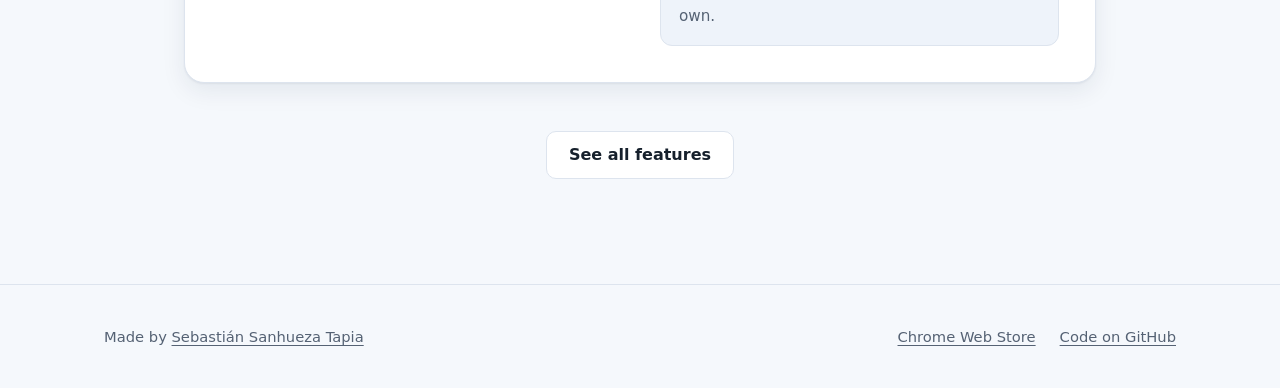
<file: docs/bienvenida.html>
<!DOCTYPE html>
<html lang="es">
	<head>
		<meta charset="utf-8" />
		<meta name="viewport" content="width=device-width, initial-scale=1" />
		<title data-i18n="bienvenida.titulo">Te damos la bienvenida a Simple Timer</title>
		<meta name="robots" content="noindex" />
		<link rel="icon" type="image/png" href="img/favicon.png" />
		<link rel="stylesheet" href="css/styles.css" />
		<script src="js/i18n.js"></script>
		<script src="js/demo.js" defer></script>
	</head>
	<body>
		<header class="cabecera">
			<div class="container">
				<a class="marca" href="./">
					<img src="img/icon128.png" alt="" width="32" height="32" />
					Simple Timer
				</a>
				<button class="selector-idioma" type="button" data-selector-idioma>
					<svg viewBox="0 0 24 24" fill="none" stroke="currentColor" stroke-width="2" stroke-linecap="round" stroke-linejoin="round" aria-hidden="true"><path d="M4 5h7" /><path d="M9 3v2c0 4.418 -2.239 8 -5 8" /><path d="M5 9c0 2.144 2.952 3.908 6.7 4" /><path d="M12 20l4 -9l4 9" /><path d="M19.1 18h-6.2" /></svg>
					<span data-idioma-destino>EN</span>
				</button>
			</div>
		</header>

		<main>
			<section class="bienvenida-hero container">
				<img class="logo-grande" src="img/icon_active128.png" alt="" width="96" height="96" />
				<h1 data-i18n="bienvenida.h1">¡Gracias por instalar Simple Timer!</h1>
				<p data-i18n="bienvenida.sub">Ya está lista para usar. Sigue estos tres pasos y tendrás tus temporizadores siempre a un clic.</p>
			</section>

			<section class="seccion" style="padding-top: 40px">
				<div class="container pasos">
					<!-- Paso 1: fijar el icono -->
					<article class="paso">
						<div>
							<h2 data-i18n="bienvenida.p1_titulo">Fija el icono en la barra</h2>
							<p data-i18n="bienvenida.p1_texto">
								Haz clic en el botón de extensiones, la pieza de rompecabezas junto a la barra de direcciones, y luego en el alfiler junto a <strong>Simple Timer</strong>.
							</p>
							<p data-i18n="bienvenida.p1_por_que">Así verás los minutos restantes en el icono sin abrir nada.</p>
							<p class="nota" data-i18n="bienvenida.p1_edge">En Edge, el botón junto a la extensión es un ojo: «Mostrar en la barra de herramientas».</p>
						</div>
						<div class="paso-visual">
							<div class="fijar" aria-hidden="true">
								<div class="navegador-barra">
									<div class="navegador-url" style="max-width: 140px"></div>
									<span class="icono-barra resaltar">
										<svg viewBox="0 0 24 24" fill="none" stroke="currentColor" stroke-width="2" stroke-linecap="round" stroke-linejoin="round"><path d="M4 7h3a1 1 0 0 0 1 -1v-1a2 2 0 0 1 4 0v1a1 1 0 0 0 1 1h3a1 1 0 0 1 1 1v3a1 1 0 0 0 1 1h1a2 2 0 0 1 0 4h-1a1 1 0 0 0 -1 1v3a1 1 0 0 1 -1 1h-3a1 1 0 0 1 -1 -1v-1a2 2 0 0 0 -4 0v1a1 1 0 0 1 -1 1h-3a1 1 0 0 1 -1 -1v-3a1 1 0 0 1 1 -1h1a2 2 0 0 0 0 -4h-1a1 1 0 0 1 -1 -1v-3a1 1 0 0 1 1 -1" /></svg>
									</span>
								</div>
								<div class="menu-extensiones">
									<div class="menu-extensiones-titulo" data-i18n="bienvenida.menu_titulo">Extensiones</div>
									<div class="menu-extension">
										<span class="falso-icono"></span>
										<span class="falso-nombre"></span>
										<svg viewBox="0 0 24 24" fill="none" stroke="currentColor" stroke-width="2" stroke-linecap="round" stroke-linejoin="round"><path d="M15 4.5l-4 4l-4 1.5l-1.5 1.5l7 7l1.5 -1.5l1.5 -4l4 -4" /><path d="M9 15l-4.5 4.5" /><path d="M14.5 4l5.5 5.5" /></svg>
									</div>
									<div class="menu-extension destacada">
										<img src="img/icon128.png" alt="" />
										<span>Simple Timer</span>
										<svg viewBox="0 0 24 24" fill="none" stroke="currentColor" stroke-width="2" stroke-linecap="round" stroke-linejoin="round"><path d="M15 4.5l-4 4l-4 1.5l-1.5 1.5l7 7l1.5 -1.5l1.5 -4l4 -4" /><path d="M9 15l-4.5 4.5" /><path d="M14.5 4l5.5 5.5" /></svg>
									</div>
									<div class="menu-extension">
										<span class="falso-icono"></span>
										<span class="falso-nombre" style="flex-basis: 80px"></span>
										<svg viewBox="0 0 24 24" fill="none" stroke="currentColor" stroke-width="2" stroke-linecap="round" stroke-linejoin="round"><path d="M15 4.5l-4 4l-4 1.5l-1.5 1.5l7 7l1.5 -1.5l1.5 -4l4 -4" /><path d="M9 15l-4.5 4.5" /><path d="M14.5 4l5.5 5.5" /></svg>
									</div>
								</div>
							</div>
						</div>
					</article>

					<!-- Paso 2: probar -->
					<article class="paso">
						<div>
							<h2 data-i18n="bienvenida.p2_titulo">Escribe un tiempo y dale play</h2>
							<p data-i18n="bienvenida.p2_texto">Abre Simple Timer, escribe un tiempo y presiona play o Enter. Puedes practicar aquí mismo:</p>
							<ul>
								<li data-i18n="bienvenida.p2_ej1"><code>25</code> son 25 minutos</li>
								<li data-i18n="bienvenida.p2_ej2"><code>2,5</code> son 2 minutos y 30 segundos</li>
								<li data-i18n="bienvenida.p2_ej3"><code>30s</code> son 30 segundos</li>
							</ul>
						</div>
						<div class="paso-visual">
							<div class="popup" data-demo role="group" aria-label="Demostración de Simple Timer" data-i18n-attr="aria-label:comun.demo_aria"></div>
						</div>
					</article>

					<!-- Paso 3: notificaciones -->
					<article class="paso">
						<div>
							<h2 data-i18n="bienvenida.p3_titulo">Revisa que lleguen las notificaciones</h2>
							<p data-i18n="bienvenida.p3_texto">
								Cuando un temporizador termina, Simple Timer te avisa con una notificación del sistema. Si tu computador las bloquea, no la verás.
							</p>
							<p data-i18n="bienvenida.p3_prueba">Haz la prueba: inicia un temporizador de <code>10s</code> y espera.</p>
						</div>
						<div class="consejos-sistema">
							<div class="consejo">
								<strong>Windows</strong>
								<p data-i18n="bienvenida.p3_windows">Configuración → Sistema → Notificaciones. Activa las de tu navegador y desactiva «No molestar».</p>
							</div>
							<div class="consejo">
								<strong>macOS</strong>
								<p data-i18n="bienvenida.p3_mac">Configuración del Sistema → Notificaciones → tu navegador. Permite las notificaciones y elige el estilo «Alertas» para que no desaparezcan solas.</p>
							</div>
						</div>
					</article>
				</div>

				<p class="centrado" style="margin-top: 48px">
					<a class="btn btn-secundario" href="./" data-i18n="bienvenida.ver_todo">Conoce todas las funciones</a>
				</p>
			</section>
		</main>

		<footer class="pie">
			<div class="container">
				<span data-i18n="comun.creada_por">Creada por <a href="https://sanhueza.pro/">Sebastián Sanhueza Tapia</a></span>
				<ul>
					<li><a href="https://chromewebstore.google.com/detail/simple-timer/fepcghiedlojkgidicokpnhifnfbmabe" data-i18n="comun.web_store">Chrome Web Store</a></li>
					<li><a href="https://github.com/SuKuShaing/Extension-Simple-Timer" data-i18n="comun.codigo">Código en GitHub</a></li>
				</ul>
			</div>
		</footer>
	</body>
</html>
</file>
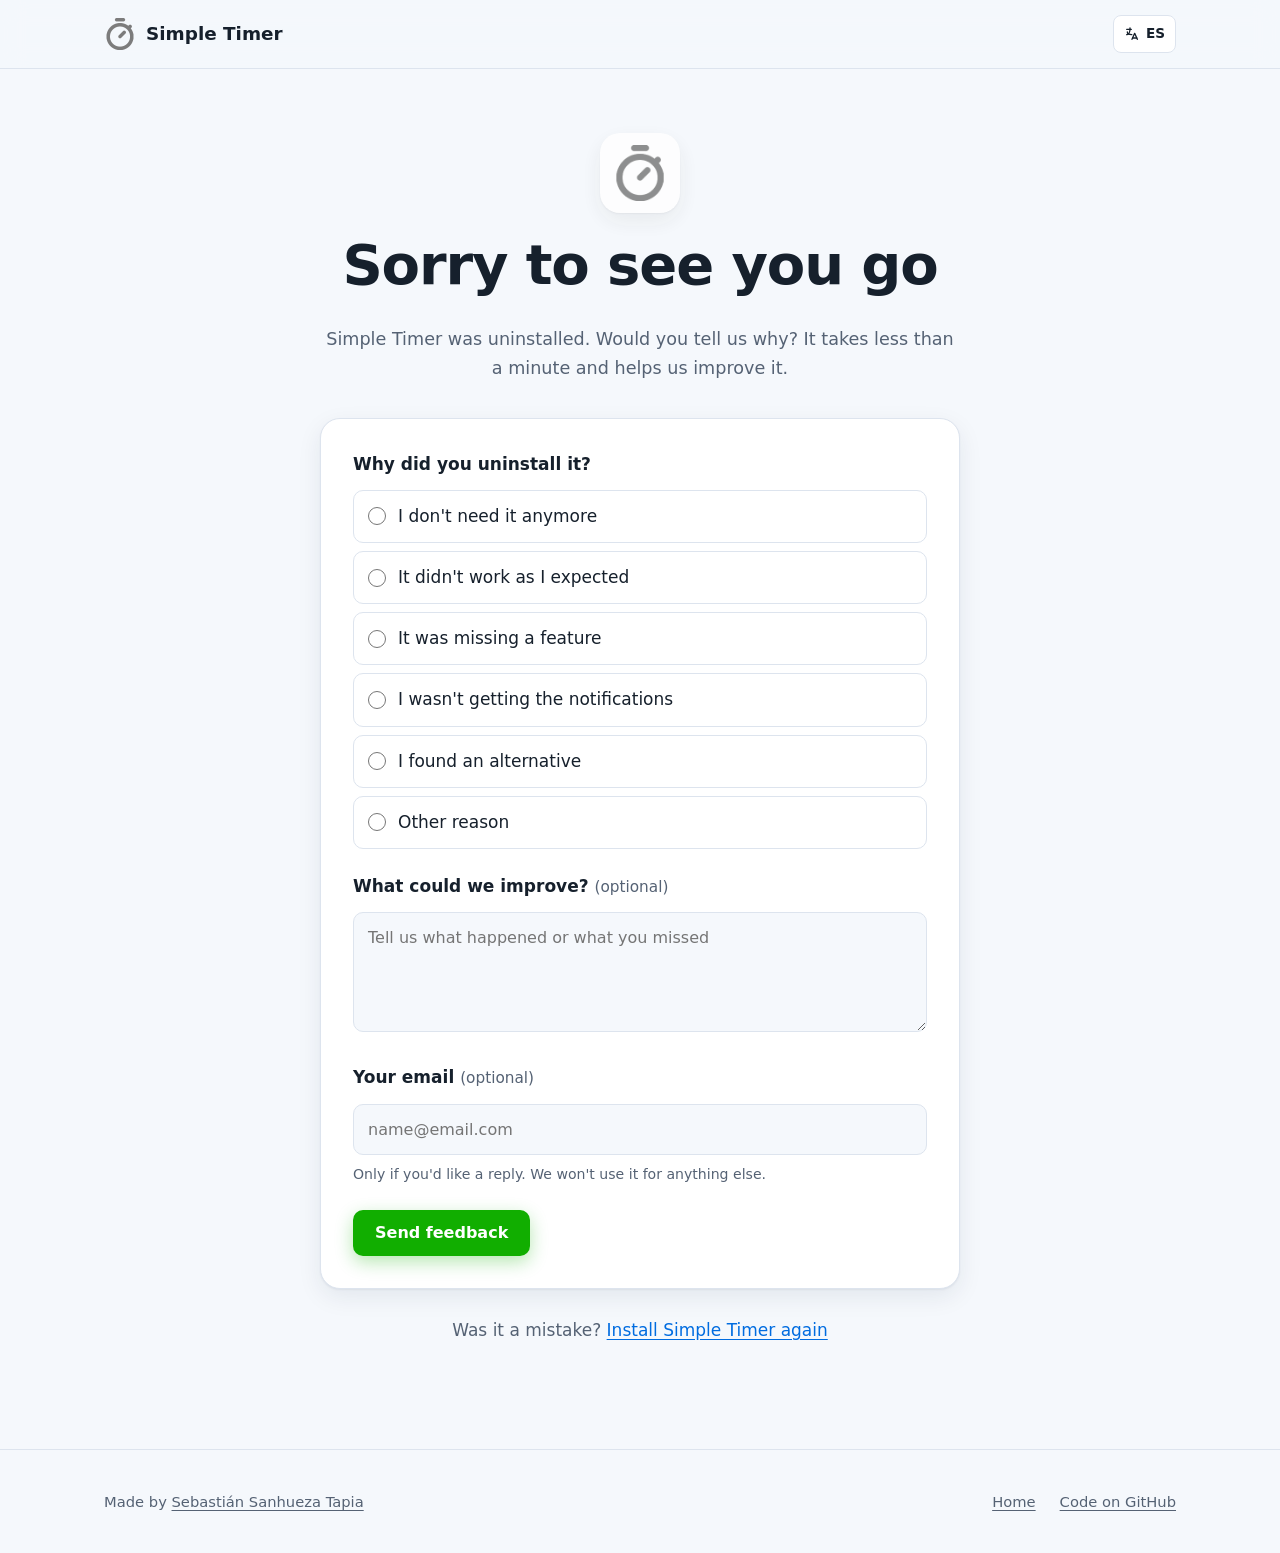
<file: docs/despedida.html>
<!DOCTYPE html>
<html lang="es">
	<head>
		<meta charset="utf-8" />
		<meta name="viewport" content="width=device-width, initial-scale=1" />
		<title data-i18n="despedida.titulo">Simple Timer se desinstaló</title>
		<meta name="robots" content="noindex" />
		<link rel="icon" type="image/png" href="img/favicon.png" />
		<link rel="stylesheet" href="css/styles.css" />
		<script src="js/i18n.js"></script>
		<script src="js/despedida.js" defer></script>
	</head>
	<body>
		<header class="cabecera">
			<div class="container">
				<a class="marca" href="./">
					<img src="img/icon128.png" alt="" width="32" height="32" />
					Simple Timer
				</a>
				<button class="selector-idioma" type="button" data-selector-idioma>
					<svg viewBox="0 0 24 24" fill="none" stroke="currentColor" stroke-width="2" stroke-linecap="round" stroke-linejoin="round" aria-hidden="true"><path d="M4 5h7" /><path d="M9 3v2c0 4.418 -2.239 8 -5 8" /><path d="M5 9c0 2.144 2.952 3.908 6.7 4" /><path d="M12 20l4 -9l4 9" /><path d="M19.1 18h-6.2" /></svg>
					<span data-idioma-destino>EN</span>
				</button>
			</div>
		</header>

		<main class="container">
			<div class="despedida">
				<div class="despedida-cabecera">
					<img class="logo-grande" src="img/icon128.png" alt="" width="80" height="80" />
					<h1 data-i18n="despedida.h1">Lamentamos verte partir</h1>
					<p data-i18n="despedida.sub">Simple Timer se desinstaló. ¿Nos cuentas por qué? Toma menos de un minuto y nos ayuda a mejorarla.</p>
				</div>

				<form class="formulario" id="formulario-feedback" novalidate>
					<fieldset>
						<legend data-i18n="despedida.motivo">¿Por qué la desinstalaste?</legend>
						<div class="opciones">
							<!-- Los valores quedan en español para que los correos lleguen siempre igual -->
							<label class="opcion">
								<input type="radio" name="motivo" value="Ya no la necesito" />
								<span data-i18n="despedida.m_no_necesito">Ya no la necesito</span>
							</label>
							<label class="opcion">
								<input type="radio" name="motivo" value="No funcionaba como esperaba" />
								<span data-i18n="despedida.m_no_funcionaba">No funcionaba como esperaba</span>
							</label>
							<label class="opcion">
								<input type="radio" name="motivo" value="Le faltaba una función" />
								<span data-i18n="despedida.m_faltaba">Le faltaba una función</span>
							</label>
							<label class="opcion">
								<input type="radio" name="motivo" value="No me llegaban las notificaciones" />
								<span data-i18n="despedida.m_notificaciones">No me llegaban las notificaciones</span>
							</label>
							<label class="opcion">
								<input type="radio" name="motivo" value="Encontré otra alternativa" />
								<span data-i18n="despedida.m_alternativa">Encontré otra alternativa</span>
							</label>
							<label class="opcion">
								<input type="radio" name="motivo" value="Otro motivo" />
								<span data-i18n="despedida.m_otro">Otro motivo</span>
							</label>
						</div>
					</fieldset>

					<div>
						<label class="campo-titulo" for="comentario">
							<span data-i18n="despedida.comentario">¿Qué podríamos mejorar?</span>
							<span class="opcional" data-i18n="despedida.opcional">(opcional)</span>
						</label>
						<textarea id="comentario" name="comentario" maxlength="2000" placeholder="Cuéntanos qué pasó o qué te faltó" data-i18n-attr="placeholder:despedida.comentario_placeholder"></textarea>
					</div>

					<div>
						<label class="campo-titulo" for="correo">
							<span data-i18n="despedida.correo">Tu correo</span>
							<span class="opcional" data-i18n="despedida.opcional">(opcional)</span>
						</label>
						<input type="email" id="correo" name="correo" autocomplete="email" placeholder="nombre@correo.com" data-i18n-attr="placeholder:despedida.correo_placeholder" />
						<p class="ayuda" data-i18n="despedida.correo_ayuda">Solo si quieres que te respondamos. No lo usaremos para nada más.</p>
					</div>

					<!-- Trampa para bots de Web3Forms: oculta para las personas -->
					<input type="checkbox" name="botcheck" class="trampa" tabindex="-1" autocomplete="off" />

					<p class="estado-envio error" role="alert" hidden data-estado></p>

					<button class="btn btn-primario" type="submit" data-enviar>
						<span data-i18n="despedida.enviar">Enviar comentario</span>
					</button>
				</form>

				<div class="formulario gracias-envio" hidden data-gracias tabindex="-1">
					<div class="check">
						<svg viewBox="0 0 24 24" fill="none" stroke="currentColor" stroke-width="3" stroke-linecap="round" stroke-linejoin="round" aria-hidden="true"><path d="M5 12l5 5l10 -10" /></svg>
					</div>
					<h2 data-i18n="despedida.gracias_titulo">¡Gracias por contarnos!</h2>
					<p data-i18n="despedida.gracias_texto">Leemos cada comentario. Si dejaste tu correo, puede que te escribamos.</p>
				</div>

				<p class="reinstalar" data-i18n="despedida.reinstalar">
					¿Fue un error? <a href="https://chromewebstore.google.com/detail/simple-timer/fepcghiedlojkgidicokpnhifnfbmabe">Vuelve a instalar Simple Timer</a>
				</p>
			</div>
		</main>

		<footer class="pie">
			<div class="container">
				<span data-i18n="comun.creada_por">Creada por <a href="https://sanhueza.pro/">Sebastián Sanhueza Tapia</a></span>
				<ul>
					<li><a href="./" data-i18n="comun.inicio">Inicio</a></li>
					<li><a href="https://github.com/SuKuShaing/Extension-Simple-Timer" data-i18n="comun.codigo">Código en GitHub</a></li>
				</ul>
			</div>
		</footer>
	</body>
</html>
</file>
<file: docs/css/styles.css>
/*
 * Estilos de la web de Simple Timer (landing, bienvenida y despedida).
 * Parte de la paleta de la extensión (styles.css de la raíz) y la amplía.
 * El modo oscuro se activa solo, según la preferencia del sistema.
 */

:root {
	/* Paleta de la extensión */
	--azul: #006ce0;
	--azul-hover: #005bbd;
	--azul-activo: #004a9a;
	--azul-claro: #d0e6ff;
	--verde: #11ae00;
	--verde-hover: #0e9200;
	--verde-activo: #0b7600;
	--rojo: #c70000;
	--rojo-hover: #a80000;
	--gris-barra: #7b7b7b;

	/* Superficies y texto (modo claro) */
	--fondo: #f5f8fc;
	--superficie: #ffffff;
	--superficie-2: #eef3fa;
	--borde: #dde4ee;
	--texto: #16202c;
	--texto-suave: #556274;
	--acento-suave: #e3efff;
	--sombra: 0 1px 2px rgb(16 32 64 / 0.06), 0 8px 24px rgb(16 32 64 / 0.08);
	--sombra-grande: 0 2px 4px rgb(16 32 64 / 0.06), 0 24px 60px rgb(16 32 64 / 0.16);

	--radio: 14px;
	--radio-chico: 8px;
	--fuente: system-ui, -apple-system, "Segoe UI", Roboto, "Helvetica Neue", Arial, sans-serif;
	--mono: ui-monospace, "Cascadia Code", "SF Mono", Consolas, monospace;
	--ancho: 1120px;

	color-scheme: light dark;
}

@media (prefers-color-scheme: dark) {
	:root {
		--fondo: #0e1217;
		--superficie: #161b22;
		--superficie-2: #1d242d;
		--borde: #2a333f;
		--texto: #e7edf4;
		--texto-suave: #9aa7b6;
		--acento-suave: #12243a;
		--azul-claro: #d0e6ff;
		--sombra: 0 1px 2px rgb(0 0 0 / 0.3), 0 8px 24px rgb(0 0 0 / 0.3);
		--sombra-grande: 0 2px 4px rgb(0 0 0 / 0.3), 0 24px 60px rgb(0 0 0 / 0.5);
	}
}

/* Evita el parpadeo del español mientras se aplica el inglés */
html.i18n-pendiente body {
	visibility: hidden;
}

*,
*::before,
*::after {
	box-sizing: border-box;
}

html {
	scroll-behavior: smooth;
	scroll-padding-top: 80px;
}

body {
	margin: 0;
	font-family: var(--fuente);
	font-size: 17px;
	line-height: 1.6;
	color: var(--texto);
	background: var(--fondo);
	-webkit-font-smoothing: antialiased;
}

img {
	max-width: 100%;
	display: block;
}

a {
	color: var(--azul);
	text-underline-offset: 3px;
}

@media (prefers-color-scheme: dark) {
	a {
		color: #5aa6ff;
	}
}

h1,
h2,
h3 {
	line-height: 1.15;
	letter-spacing: -0.02em;
	margin: 0 0 0.5em;
}

h1 {
	font-size: clamp(2.2rem, 5vw, 3.5rem);
	font-weight: 800;
}

h2 {
	font-size: clamp(1.7rem, 3.5vw, 2.4rem);
	font-weight: 800;
}

h3 {
	font-size: 1.15rem;
	font-weight: 700;
}

p {
	margin: 0 0 1em;
}

code,
kbd {
	font-family: var(--mono);
	font-size: 0.92em;
	background: var(--superficie-2);
	border: 1px solid var(--borde);
	border-radius: 6px;
	padding: 0.05em 0.4em;
}

.container {
	width: 100%;
	max-width: var(--ancho);
	margin-inline: auto;
	padding-inline: 24px;
}

.seccion {
	padding-block: 88px;
}

.seccion-alterna {
	background: var(--superficie);
	border-block: 1px solid var(--borde);
}

.seccion-cabecera {
	max-width: 640px;
	margin: 0 auto 48px;
	text-align: center;
}

.seccion-cabecera p {
	color: var(--texto-suave);
	font-size: 1.1rem;
}

.etiqueta {
	display: inline-flex;
	align-items: center;
	gap: 8px;
	font-size: 0.85rem;
	font-weight: 600;
	color: var(--azul);
	background: var(--acento-suave);
	border-radius: 999px;
	padding: 4px 12px;
	margin-bottom: 16px;
}

@media (prefers-color-scheme: dark) {
	.etiqueta {
		color: #7db8ff;
	}
}

.solo-lectores {
	position: absolute;
	width: 1px;
	height: 1px;
	overflow: hidden;
	clip: rect(0 0 0 0);
	white-space: nowrap;
}

/* ---------- Botones ---------- */

.btn {
	display: inline-flex;
	align-items: center;
	justify-content: center;
	gap: 10px;
	font: inherit;
	font-weight: 700;
	font-size: 1rem;
	line-height: 1;
	text-decoration: none;
	border: none;
	border-radius: 10px;
	padding: 15px 22px;
	cursor: pointer;
	transition: background-color 0.2s, transform 0.2s, box-shadow 0.2s;
}

.btn:active {
	transform: translateY(1px);
}

.btn:focus-visible,
.chip:focus-visible,
.selector-idioma:focus-visible {
	outline: 3px solid var(--azul);
	outline-offset: 2px;
}

.btn-primario {
	color: #fff;
	background: var(--verde);
	box-shadow: 0 6px 18px rgb(17 174 0 / 0.3);
}

.btn-primario:hover {
	background: var(--verde-hover);
}

.btn-secundario {
	color: var(--texto);
	background: var(--superficie);
	border: 1px solid var(--borde);
}

.btn-secundario:hover {
	background: var(--superficie-2);
}

.btn-chico {
	padding: 10px 16px;
	font-size: 0.95rem;
}

.btn svg {
	width: 20px;
	height: 20px;
	flex-shrink: 0;
}

/* ---------- Cabecera ---------- */

.cabecera {
	position: sticky;
	top: 0;
	z-index: 50;
	background: color-mix(in srgb, var(--fondo) 82%, transparent);
	backdrop-filter: blur(12px);
	-webkit-backdrop-filter: blur(12px);
	border-bottom: 1px solid var(--borde);
}

.cabecera .container {
	display: flex;
	align-items: center;
	gap: 24px;
	height: 68px;
}

.marca {
	display: flex;
	align-items: center;
	gap: 10px;
	font-weight: 800;
	font-size: 1.15rem;
	color: var(--texto);
	text-decoration: none;
	margin-right: auto;
}

.marca img {
	width: 32px;
	height: 32px;
}

.nav {
	display: flex;
	gap: 24px;
}

.nav a {
	color: var(--texto-suave);
	text-decoration: none;
	font-weight: 500;
	font-size: 0.95rem;
}

.nav a:hover {
	color: var(--texto);
}

.selector-idioma {
	font: inherit;
	font-size: 0.85rem;
	font-weight: 700;
	color: var(--texto);
	background: var(--superficie);
	border: 1px solid var(--borde);
	border-radius: 8px;
	padding: 7px 10px;
	cursor: pointer;
	display: inline-flex;
	align-items: center;
	gap: 6px;
}

.selector-idioma:hover {
	background: var(--superficie-2);
}

.selector-idioma svg {
	width: 16px;
	height: 16px;
}

@media (max-width: 820px) {
	.nav {
		display: none;
	}
}

@media (max-width: 520px) {
	.cabecera .btn {
		display: none;
	}
}

/* ---------- Rayas diagonales (motivo de la barra de tiempo) ---------- */

@keyframes mover-rayas {
	from {
		background-position: 0 0;
	}
	to {
		background-position: -20px 0;
	}
}

/* ---------- Hero ---------- */

.hero {
	position: relative;
	overflow: hidden;
	padding-block: 72px 96px;
}

.hero::before {
	/* Rayas tenues de fondo, como la barra del temporizador */
	content: "";
	position: absolute;
	inset: 0;
	background-image: repeating-linear-gradient(
		45deg,
		color-mix(in srgb, var(--azul) 6%, transparent) 0 14px,
		transparent 14px 28px
	);
	mask-image: radial-gradient(ellipse 70% 60% at 75% 40%, #000 20%, transparent 75%);
	-webkit-mask-image: radial-gradient(ellipse 70% 60% at 75% 40%, #000 20%, transparent 75%);
	pointer-events: none;
	animation: mover-rayas-hero 4s linear infinite;
}

/* demo.js agrega la clase mientras algún temporizador de la demo corre */
.hero.temporizador-corriendo::before {
	animation-play-state: paused;
}

@keyframes mover-rayas-hero {
	from {
		background-position: 0 0;
	}
	to {
		/* Un periodo de las rayas (28px) medido en horizontal: 28px / cos(45°) */
		background-position: calc(-28px * 1.41421356) 0;
	}
}

.hero .container {
	position: relative;
	display: grid;
	grid-template-columns: 1fr 1.05fr;
	gap: 56px;
	align-items: center;
}

.hero h1 .resaltado {
	color: var(--azul);
}

@media (prefers-color-scheme: dark) {
	.hero h1 .resaltado {
		color: #4c9dff;
	}
}

.hero-texto > p {
	font-size: 1.2rem;
	color: var(--texto-suave);
	max-width: 34em;
}

.hero-acciones {
	display: flex;
	flex-wrap: wrap;
	gap: 12px;
	margin-top: 28px;
}

.hero-confianza {
	display: flex;
	flex-wrap: wrap;
	gap: 8px 20px;
	margin-top: 24px;
	padding: 0;
	list-style: none;
	font-size: 0.92rem;
	color: var(--texto-suave);
}

.hero-confianza li {
	display: flex;
	align-items: center;
	gap: 6px;
}

.hero-confianza svg {
	width: 18px;
	height: 18px;
	color: var(--verde);
}

@media (max-width: 920px) {
	.hero .container {
		grid-template-columns: 1fr;
	}
	.hero-texto {
		text-align: center;
	}
	.hero-texto > p {
		margin-inline: auto;
	}
	.hero-acciones,
	.hero-confianza {
		justify-content: center;
	}
}

/* ---------- Navegador simulado ---------- */

.navegador {
	position: relative;
	background: #202124;
	border-radius: var(--radio);
	box-shadow: var(--sombra-grande);
	overflow: hidden;
	border: 1px solid rgb(255 255 255 / 0.06);
}

.navegador-barra {
	display: flex;
	align-items: center;
	gap: 10px;
	padding: 10px 12px;
	background: #35363a;
}

.navegador-puntos {
	display: flex;
	gap: 6px;
}

.navegador-puntos span {
	width: 11px;
	height: 11px;
	border-radius: 50%;
	background: #5f6368;
}

.navegador-url {
	flex: 1;
	min-width: 0;
	height: 30px;
	display: flex;
	align-items: center;
	padding-inline: 14px;
	border-radius: 999px;
	background: #202124;
	color: #bdc1c6;
	font-size: 0.85rem;
	white-space: nowrap;
	overflow: hidden;
}

.navegador-extensiones {
	display: flex;
	align-items: center;
	gap: 4px;
}

.icono-barra {
	position: relative;
	width: 32px;
	height: 32px;
	display: grid;
	place-items: center;
	border-radius: 50%;
	color: #bdc1c6;
}

.icono-barra svg {
	width: 18px;
	height: 18px;
}

.icono-barra.extension {
	background: rgb(255 255 255 / 0.12);
}

.icono-barra.extension img {
	width: 20px;
	height: 20px;
}

/* Badge del icono, igual al de la extensión */
.badge {
	position: absolute;
	right: -3px;
	bottom: -2px;
	min-width: 16px;
	padding: 0 3px;
	border-radius: 4px;
	background: var(--azul);
	color: #fff;
	font-size: 10px;
	font-weight: 700;
	line-height: 14px;
	text-align: center;
	font-variant-numeric: tabular-nums;
	pointer-events: none;
}

.badge.pausado {
	background: var(--gris-barra);
}

.badge[hidden] {
	display: none;
}

.navegador-pagina {
	position: relative;
	min-height: 360px;
	padding: 28px;
}

/* Contenido falso de la página, de relleno */
.esqueleto {
	display: grid;
	gap: 12px;
	max-width: 46%;
}

.esqueleto span {
	height: 12px;
	border-radius: 6px;
	background: #2d2f33;
}

.esqueleto span:nth-child(1) {
	height: 22px;
	width: 70%;
	margin-bottom: 8px;
}
.esqueleto span:nth-child(3) {
	width: 85%;
}
.esqueleto span:nth-child(5) {
	width: 60%;
}

.navegador .popup {
	position: absolute;
	top: 6px;
	right: 14px;
}

.pista-demo {
	position: absolute;
	left: 28px;
	bottom: 24px;
	max-width: 40%;
	color: #e8eaed;
	font-size: 0.9rem;
	line-height: 1.4;
	display: flex;
	gap: 8px;
	align-items: flex-start;
}

.pista-demo svg {
	width: 22px;
	height: 22px;
	flex-shrink: 0;
	color: #7cc4ff;
	transform: rotate(-30deg);
}

@media (max-width: 560px) {
	.navegador-pagina {
		padding: 16px;
		min-height: 0;
	}
	.esqueleto,
	.pista-demo {
		display: none;
	}
	.navegador .popup {
		position: relative;
		top: 0;
		right: 0;
		width: 100%;
	}
	.navegador-puntos {
		display: none;
	}
}

/* ---------- Popup de la demo (réplica mejorada de la extensión) ---------- */

.popup {
	position: relative;
	width: 340px;
	max-width: 100%;
	min-height: 236px;
	padding: 14px;
	display: flex;
	flex-direction: column;
	gap: 10px;
	background: #fff;
	color: #16202c;
	border-radius: 10px;
	box-shadow: 0 12px 32px rgb(0 0 0 / 0.35);
	font-family: var(--fuente);
	font-size: 15px;
	line-height: 1;
	isolation: isolate;
}

.popup-fila {
	display: flex;
	gap: 6px;
	height: 34px;
}

.popup-vista {
	display: flex;
	gap: 6px;
	flex: 1;
	min-width: 0;
}

.popup-vista[hidden],
.popup-btn[hidden] {
	display: none;
}

.popup-input {
	width: 86px;
	height: 34px;
	border: none;
	border-radius: 7px;
	background: var(--azul-claro);
	color: #16202c;
	font: inherit;
	font-size: 16px;
	padding: 0 9px;
}

.popup-input::placeholder {
	color: #6e7c8e;
}

.popup-input:focus {
	outline: 2px solid var(--azul);
	outline-offset: -1px;
}

.popup-input.invalido {
	animation: sacudir 0.3s;
	outline: 2px solid var(--rojo);
	outline-offset: -1px;
}

@keyframes sacudir {
	25% {
		transform: translateX(-4px);
	}
	75% {
		transform: translateX(4px);
	}
}

.popup-btn {
	width: 38px;
	height: 34px;
	flex-shrink: 0;
	display: grid;
	place-items: center;
	border: none;
	border-radius: 7px;
	color: #fff;
	background: var(--azul);
	cursor: pointer;
	transition: background-color 0.2s;
}

.popup-btn:hover {
	background: var(--azul-hover);
}

.popup-btn:active {
	background: var(--azul-activo);
}

.popup-btn:focus-visible {
	outline: 2px solid var(--azul-activo);
	outline-offset: 2px;
}

.popup-btn svg {
	width: 17px;
	height: 17px;
}

.popup-btn.iniciar {
	background: var(--verde);
}

.popup-btn.iniciar:hover {
	background: var(--verde-hover);
}

.popup-btn.iniciar:active {
	background: var(--verde-activo);
}

.popup-btn.detener {
	background: var(--rojo);
}

.popup-btn.detener:hover {
	background: var(--rojo-hover);
}

.popup-barra {
	position: relative;
	flex: 1;
	min-width: 0;
	border-radius: 7px;
	background: var(--gris-barra);
	overflow: hidden;
}

.popup-relleno {
	position: relative;
	height: 100%;
	width: 100%;
	background: var(--azul);
	border-radius: 7px;
	overflow: hidden;
	transition: width 0.3s ease;
}

.popup-relleno::after {
	content: "";
	position: absolute;
	inset: 0;
	background-image: linear-gradient(
		45deg,
		rgb(255 255 255 / 0.2) 25%,
		transparent 25%,
		transparent 50%,
		rgb(255 255 255 / 0.2) 50%,
		rgb(255 255 255 / 0.2) 75%,
		transparent 75%,
		transparent
	);
	background-size: 20px 20px;
	animation: mover-rayas 2s linear infinite;
	opacity: 0;
	transition: opacity 0.5s ease;
}

.popup-relleno.corriendo::after {
	opacity: 1;
}

.popup-tiempo {
	position: absolute;
	inset: 0;
	display: grid;
	place-items: center;
	color: #fff;
	font-size: 19px;
	font-variant-numeric: tabular-nums;
	text-shadow: 0 1px 2px rgb(0 0 0 / 0.25);
	z-index: 1;
}

.popup-logo {
	position: absolute;
	top: 26px;
	right: 18px;
	width: 120px;
	display: flex;
	flex-direction: column;
	align-items: center;
	gap: 4px;
	z-index: -1;
	opacity: 0.9;
	transition: opacity 0.3s;
}

.popup-logo img {
	width: 96px;
	height: 96px;
}

.popup-logo span {
	font-weight: 800;
	font-size: 17px;
	color: #474747;
	white-space: nowrap;
}

.popup.con-temporizadores .popup-logo {
	opacity: 0;
}

/* ---------- Notificación simulada ---------- */

.notificacion {
	position: fixed;
	right: 20px;
	bottom: 20px;
	z-index: 100;
	width: min(360px, calc(100vw - 40px));
	display: grid;
	grid-template-columns: 44px 1fr auto;
	gap: 12px;
	align-items: start;
	padding: 16px;
	border-radius: 12px;
	background: #2b2b2b;
	color: #f1f1f1;
	box-shadow: 0 16px 40px rgb(0 0 0 / 0.4);
	font-size: 0.92rem;
	line-height: 1.4;
	animation: entrar 0.35s cubic-bezier(0.2, 0.9, 0.3, 1.2);
}

.notificacion img {
	width: 44px;
	height: 44px;
	background: #fff;
	border-radius: 8px;
	padding: 4px;
}

.notificacion strong {
	display: block;
	font-size: 1rem;
	margin-bottom: 2px;
}

.notificacion small {
	display: block;
	color: #a9a9a9;
	margin-top: 6px;
	font-size: 0.78rem;
}

.notificacion button {
	background: none;
	border: none;
	color: #bbb;
	cursor: pointer;
	padding: 2px;
	font-size: 1.2rem;
	line-height: 1;
}

.notificacion.saliendo {
	animation: salir 0.25s ease-in forwards;
}

@keyframes entrar {
	from {
		transform: translateY(24px);
		opacity: 0;
	}
}

@keyframes salir {
	to {
		transform: translateX(110%);
		opacity: 0;
	}
}

/* ---------- Funciones ---------- */

.grilla-funciones {
	display: grid;
	grid-template-columns: repeat(3, 1fr);
	gap: 20px;
}

.tarjeta {
	background: var(--superficie);
	border: 1px solid var(--borde);
	border-radius: var(--radio);
	padding: 28px;
	box-shadow: var(--sombra);
}

.seccion-alterna .tarjeta {
	background: var(--fondo);
}

.tarjeta p {
	color: var(--texto-suave);
	margin: 0;
	font-size: 0.98rem;
}

.tarjeta-icono {
	width: 48px;
	height: 48px;
	display: grid;
	place-items: center;
	border-radius: 12px;
	margin-bottom: 18px;
	color: var(--azul);
	background: var(--acento-suave);
}

.tarjeta-icono.verde {
	color: var(--verde);
	background: color-mix(in srgb, var(--verde) 14%, transparent);
}

.tarjeta-icono.rojo {
	color: var(--rojo);
	background: color-mix(in srgb, var(--rojo) 12%, transparent);
}

@media (prefers-color-scheme: dark) {
	.tarjeta-icono {
		color: #5aa6ff;
	}
	.tarjeta-icono.verde {
		color: #4cd43c;
	}
	.tarjeta-icono.rojo {
		color: #ff6b6b;
	}
}

.tarjeta-icono svg {
	width: 26px;
	height: 26px;
}

.badge-ejemplo {
	display: inline-block;
	border-radius: 4px;
	padding: 0 5px;
	font-size: 0.8rem;
	font-weight: 700;
	color: #fff;
	background: var(--azul);
	line-height: 1.5;
	vertical-align: 1px;
}

.badge-ejemplo.pausado {
	background: var(--gris-barra);
}

@media (max-width: 920px) {
	.grilla-funciones {
		grid-template-columns: repeat(2, 1fr);
	}
}

@media (max-width: 600px) {
	.grilla-funciones {
		grid-template-columns: 1fr;
	}
}

/* ---------- Formatos de tiempo ---------- */

.formatos {
	display: grid;
	grid-template-columns: 1fr 1fr;
	gap: 48px;
	align-items: start;
}

.formatos-texto p {
	color: var(--texto-suave);
}

.tabla-formatos {
	width: 100%;
	border-collapse: separate;
	border-spacing: 0;
	background: var(--superficie);
	border: 1px solid var(--borde);
	border-radius: var(--radio);
	overflow: hidden;
	box-shadow: var(--sombra);
	font-size: 0.97rem;
}

.tabla-formatos th,
.tabla-formatos td {
	padding: 13px 18px;
	text-align: left;
	border-bottom: 1px solid var(--borde);
}

.tabla-formatos tr:last-child td {
	border-bottom: none;
}

.tabla-formatos th {
	font-size: 0.8rem;
	text-transform: uppercase;
	letter-spacing: 0.05em;
	color: var(--texto-suave);
	background: var(--superficie-2);
}

.tabla-formatos td:nth-child(2) {
	font-family: var(--mono);
	font-variant-numeric: tabular-nums;
	font-weight: 700;
	white-space: nowrap;
}

.tabla-formatos td:last-child {
	color: var(--texto-suave);
}

.chip {
	font-family: var(--mono);
	font-size: 0.95rem;
	font-weight: 600;
	color: #16202c;
	background: var(--azul-claro);
	border: none;
	border-radius: 7px;
	padding: 6px 10px;
	cursor: pointer;
	white-space: nowrap;
	display: inline-flex;
	align-items: center;
	gap: 6px;
	transition: transform 0.15s, box-shadow 0.15s;
}

.chip:hover {
	transform: translateY(-1px);
	box-shadow: 0 3px 10px rgb(0 108 224 / 0.25);
}

.chip svg {
	width: 12px;
	height: 12px;
	color: var(--verde);
}

.nota {
	font-size: 0.92rem;
	color: var(--texto-suave);
	margin-top: 14px;
}

@media (max-width: 920px) {
	.formatos {
		grid-template-columns: 1fr;
		gap: 24px;
	}
}

@media (max-width: 520px) {
	.tabla-formatos th,
	.tabla-formatos td {
		padding: 11px 10px;
	}
	.tabla-formatos td:last-child,
	.tabla-formatos th:last-child {
		display: none;
	}
}

/* ---------- Galería ---------- */

.galeria {
	display: grid;
	grid-template-columns: repeat(3, 1fr);
	gap: 20px;
}

.galeria figure {
	margin: 0;
}

.galeria .principal {
	grid-column: 1 / -1;
}

.galeria img {
	width: 100%;
	height: auto;
	border-radius: var(--radio);
	border: 1px solid var(--borde);
	box-shadow: var(--sombra);
	background: #202124;
}

.galeria figcaption {
	margin-top: 10px;
	font-size: 0.92rem;
	color: var(--texto-suave);
	text-align: center;
}

@media (max-width: 760px) {
	.galeria {
		grid-template-columns: 1fr;
	}
}

/* ---------- Preguntas frecuentes ---------- */

.preguntas {
	max-width: 760px;
	margin-inline: auto;
	display: grid;
	gap: 12px;
}

.preguntas details {
	background: var(--superficie);
	border: 1px solid var(--borde);
	border-radius: 12px;
	padding: 0 22px;
}

.seccion-alterna .preguntas details {
	background: var(--fondo);
}

.preguntas summary {
	cursor: pointer;
	font-weight: 700;
	padding: 18px 0;
	list-style: none;
	display: flex;
	justify-content: space-between;
	gap: 16px;
}

.preguntas summary::-webkit-details-marker {
	display: none;
}

.preguntas summary::after {
	content: "+";
	font-size: 1.4rem;
	line-height: 1;
	color: var(--texto-suave);
	transition: transform 0.2s;
}

.preguntas details[open] summary::after {
	transform: rotate(45deg);
}

.preguntas details > div {
	padding-bottom: 18px;
	color: var(--texto-suave);
}

.preguntas details p:last-child {
	margin-bottom: 0;
}

/* ---------- Banda de llamada a la acción ---------- */

.banda {
	position: relative;
	overflow: hidden;
	background: var(--azul);
	color: #fff;
	text-align: center;
	padding-block: 80px;
}

.banda::before {
	/* Las rayas que se mueven en la barra de un temporizador corriendo, en grande */
	content: "";
	position: absolute;
	inset: 0;
	background-image: linear-gradient(
		45deg,
		rgb(255 255 255 / 0.08) 25%,
		transparent 25%,
		transparent 50%,
		rgb(255 255 255 / 0.08) 50%,
		rgb(255 255 255 / 0.08) 75%,
		transparent 75%,
		transparent
	);
	background-size: 56px 56px;
	animation: mover-rayas-banda 4s linear infinite;
}

@keyframes mover-rayas-banda {
	from {
		background-position: 0 0;
	}
	to {
		background-position: -56px 0;
	}
}

.banda .container {
	position: relative;
}

.banda p {
	font-size: 1.15rem;
	opacity: 0.9;
	max-width: 36em;
	margin: 0 auto 28px;
}

.banda .btn-primario {
	box-shadow: 0 8px 24px rgb(0 0 0 / 0.25);
}

/* ---------- Pie ---------- */

.pie {
	padding-block: 40px;
	border-top: 1px solid var(--borde);
	font-size: 0.92rem;
	color: var(--texto-suave);
}

.pie .container {
	display: flex;
	flex-wrap: wrap;
	gap: 16px 32px;
	justify-content: space-between;
	align-items: center;
}

.pie ul {
	display: flex;
	flex-wrap: wrap;
	gap: 8px 24px;
	list-style: none;
	margin: 0;
	padding: 0;
}

.pie a {
	color: inherit;
}

.pie a:hover {
	color: var(--texto);
}

.pie .atribucion {
	flex-basis: 100%;
	font-size: 0.82rem;
	margin: 0;
}

/* ---------- Página de bienvenida ---------- */

.bienvenida-hero {
	text-align: center;
	padding-block: 72px 24px;
}

.bienvenida-hero .logo-grande {
	width: 96px;
	height: 96px;
	margin: 0 auto 24px;
	padding: 14px;
	background: #fff;
	border-radius: 24px;
	box-shadow: var(--sombra);
}

.bienvenida-hero p {
	font-size: 1.2rem;
	color: var(--texto-suave);
	max-width: 32em;
	margin-inline: auto;
}

.pasos {
	display: grid;
	gap: 24px;
	counter-reset: paso;
	max-width: 960px;
	margin-inline: auto;
}

.paso {
	display: grid;
	grid-template-columns: 1fr 1fr;
	gap: 40px;
	align-items: center;
	background: var(--superficie);
	border: 1px solid var(--borde);
	border-radius: 20px;
	padding: 36px;
	box-shadow: var(--sombra);
}

.paso h2 {
	font-size: 1.6rem;
	display: flex;
	align-items: center;
	gap: 14px;
}

.paso h2::before {
	counter-increment: paso;
	content: counter(paso);
	flex-shrink: 0;
	width: 38px;
	height: 38px;
	display: grid;
	place-items: center;
	border-radius: 50%;
	background: var(--azul);
	color: #fff;
	font-size: 1.05rem;
}

.paso p,
.paso li {
	color: var(--texto-suave);
}

.paso ul {
	padding-left: 1.2em;
	margin: 0;
}

.paso li + li {
	margin-top: 6px;
}

.paso-visual {
	display: flex;
	justify-content: center;
}

@media (max-width: 820px) {
	.paso {
		grid-template-columns: 1fr;
		padding: 24px;
		gap: 24px;
	}
}

/* Ilustración de cómo fijar la extensión */
.fijar {
	position: relative;
	width: 100%;
	max-width: 380px;
	background: #202124;
	border-radius: 14px;
	overflow: hidden;
	box-shadow: var(--sombra-grande);
	padding-bottom: 18px;
}

.fijar .navegador-barra {
	justify-content: flex-end;
}

.fijar .icono-barra.resaltar {
	box-shadow: 0 0 0 2px #7cc4ff;
	animation: latido 1.8s ease-in-out infinite;
}

@keyframes latido {
	50% {
		box-shadow: 0 0 0 6px rgb(124 196 255 / 0.25);
	}
}

.menu-extensiones {
	margin: 8px 14px 0 auto;
	width: 260px;
	background: #2d2f33;
	border-radius: 10px;
	padding: 10px 0;
	color: #e8eaed;
	font-size: 0.88rem;
	box-shadow: 0 10px 24px rgb(0 0 0 / 0.4);
}

.menu-extensiones-titulo {
	padding: 4px 14px 10px;
	font-weight: 700;
}

.menu-extension {
	display: flex;
	align-items: center;
	gap: 10px;
	padding: 8px 14px;
}

.menu-extension.destacada {
	background: rgb(255 255 255 / 0.08);
}

.menu-extension img,
.menu-extension .falso-icono {
	width: 18px;
	height: 18px;
	border-radius: 4px;
}

.menu-extension .falso-icono {
	background: #5f6368;
}

.menu-extension span {
	flex: 1;
}

.menu-extension .falso-nombre {
	height: 9px;
	border-radius: 5px;
	background: #4a4d52;
	flex: 0 0 110px;
	margin-right: auto;
}

.menu-extension svg {
	width: 18px;
	height: 18px;
	color: #9aa0a6;
}

.menu-extension.destacada svg {
	color: #7cc4ff;
	border-radius: 50%;
	box-shadow: 0 0 0 5px rgb(124 196 255 / 0.18);
	animation: latido 1.8s ease-in-out infinite;
}

.consejos-sistema {
	display: grid;
	gap: 14px;
	width: 100%;
}

.consejo {
	background: var(--superficie-2);
	border: 1px solid var(--borde);
	border-radius: 12px;
	padding: 16px 18px;
	font-size: 0.95rem;
}

.consejo strong {
	display: block;
	margin-bottom: 4px;
}

.consejo p {
	margin: 0;
	color: var(--texto-suave);
}

.centrado {
	text-align: center;
}

/* ---------- Página de despedida ---------- */

.despedida {
	max-width: 640px;
	margin-inline: auto;
	padding-block: 64px 88px;
}

.despedida-cabecera {
	text-align: center;
	margin-bottom: 36px;
}

.despedida-cabecera .logo-grande {
	width: 80px;
	height: 80px;
	margin: 0 auto 20px;
	padding: 12px;
	background: #fff;
	border-radius: 20px;
	box-shadow: var(--sombra);
	filter: grayscale(1);
	opacity: 0.85;
}

.despedida-cabecera p {
	color: var(--texto-suave);
	font-size: 1.1rem;
}

.formulario {
	background: var(--superficie);
	border: 1px solid var(--borde);
	border-radius: 20px;
	padding: 32px;
	box-shadow: var(--sombra);
	display: grid;
	gap: 24px;
}

.formulario fieldset {
	border: none;
	margin: 0;
	padding: 0;
}

.formulario legend,
.formulario label.campo-titulo {
	display: block;
	font-weight: 700;
	margin-bottom: 12px;
	padding: 0;
}

.formulario .opcional {
	font-weight: 400;
	color: var(--texto-suave);
	font-size: 0.9em;
}

.opciones {
	display: grid;
	gap: 8px;
}

.opcion {
	display: flex;
	align-items: center;
	gap: 12px;
	padding: 12px 14px;
	border: 1px solid var(--borde);
	border-radius: 10px;
	cursor: pointer;
	transition: border-color 0.15s, background-color 0.15s;
}

.opcion:hover {
	background: var(--superficie-2);
}

.opcion:has(input:checked) {
	border-color: var(--azul);
	background: var(--acento-suave);
}

.opcion input {
	accent-color: var(--azul);
	width: 18px;
	height: 18px;
	margin: 0;
}

.formulario textarea,
.formulario input[type="email"] {
	width: 100%;
	font: inherit;
	font-size: 1rem;
	color: var(--texto);
	background: var(--fondo);
	border: 1px solid var(--borde);
	border-radius: 10px;
	padding: 12px 14px;
}

.formulario textarea {
	min-height: 120px;
	resize: vertical;
}

.formulario textarea:focus,
.formulario input[type="email"]:focus {
	outline: 2px solid var(--azul);
	outline-offset: -1px;
	border-color: transparent;
}

.formulario .ayuda {
	font-size: 0.88rem;
	color: var(--texto-suave);
	margin: 8px 0 0;
}

.formulario .btn {
	justify-self: start;
}

.formulario .btn[disabled] {
	opacity: 0.6;
	cursor: wait;
}

.trampa {
	display: none;
}

.estado-envio {
	margin: 0;
	padding: 14px 16px;
	border-radius: 10px;
	font-weight: 600;
}

.estado-envio[hidden] {
	display: none;
}

.estado-envio.error {
	color: var(--rojo);
	background: color-mix(in srgb, var(--rojo) 10%, transparent);
}

@media (prefers-color-scheme: dark) {
	.estado-envio.error {
		color: #ff8080;
	}
}

.gracias-envio {
	text-align: center;
	padding: 48px 32px;
}

.gracias-envio[hidden] {
	display: none;
}

.gracias-envio .check {
	width: 64px;
	height: 64px;
	margin: 0 auto 20px;
	display: grid;
	place-items: center;
	border-radius: 50%;
	color: #fff;
	background: var(--verde);
}

.gracias-envio .check svg {
	width: 32px;
	height: 32px;
}

.reinstalar {
	text-align: center;
	margin-top: 28px;
	color: var(--texto-suave);
}

/* ---------- Movimiento reducido ---------- */

@media (prefers-reduced-motion: reduce) {
	html {
		scroll-behavior: auto;
	}
	*,
	*::before,
	*::after {
		animation-duration: 0.01ms !important;
		animation-iteration-count: 1 !important;
		transition-duration: 0.01ms !important;
	}
}
</file>
<file: styles.css>
:root {
	--Azul-claro-1: hsl(from var(--Azul-primario) h s calc(l + 50));
	--Azul-primario: #006ce0;
	--Azul-oscuro-1: hsl(from var(--Azul-primario) h s calc(l - 7));
	--Azul-oscuro-2: hsl(from var(--Azul-primario) h s calc(l - 14));

	--Verde-primario: #11ae00;
	--Verde-oscuro-1: hsl(from var(--Verde-primario) h s calc(l - 7));
	--Verde-oscuro-2: hsl(from var(--Verde-primario) h s calc(l - 14));

	--Rojo-primario: #c70000;
	--Rojo-oscuro-1: hsl(from var(--Rojo-primario) h s calc(l - 7));
	--Rojo-oscuro-2: hsl(from var(--Rojo-primario) h s calc(l - 14));

	--Gris-fondo: #7b7b7b;
	--Gris-letras: #474747;
	--Blanco: #ffffff;
}

* {
	box-sizing: border-box;
}

body {
	display: flex;
	position: relative;
}

.timers-container {
	min-width: 280px;
	font-family: Arial, sans-serif;
	padding: 10px;
	display: flex;
	flex-direction: column;
	gap: 10px;
	/* outline: 1px solid blue; */
}

.iconoTimerContainer {
	width: 120px;
	height: 120px;
	position: absolute;
	top: 35px;
	right: 14px;
	display: flex;
	flex-direction: column;
	align-items: center;
	justify-content: center;
	opacity: 0.9;
	/* Con z-index negativo el body tapaba el enlace y no recibía clics.
	   No choca con los temporizadores: popup.js lo oculta cuando hay alguno activo */
	z-index: 0;
	color: inherit;
	text-decoration: none;
	transition: opacity 0.2s;
	/* outline: 1px solid red; */
}

.iconoTimerContainer:hover {
	opacity: 1;
}

.iconoTimerContainer:focus-visible {
	outline: 2px solid var(--Azul-primario);
	outline-offset: 2px;
	border-radius: 6px;
}

.iconoTimerContainer .iconoTimer {
	width: 100px;
	height: 100px;
}

.iconoTimerContainer h1 {
	width: 100%;
	font-size: 18px;
	margin: 0;
}

section { /* Los timers */
	width: 100%;
	/* outline: 1px solid violet; */
}

/* Timers pausados */
.paused-view {
	display: flex;
	/* gap: 10px; */
	/* outline: 1px solid red; */
}

.time-input {
	display: inline-block;
	width: 65px;
	height: 27px;
	vertical-align: top;
	border: none;
	border-radius: 6px;
	background-color: var(--Azul-claro-1);
	padding: 0 5px;
	/* outline: 1px solid orange; */
}

.time-input:focus {
	outline: 1px solid var(--Azul-primario);
}

.start-btn {
	margin-left: 5px;
	/* flex-shrink: 0; */
	/* outline: 3px solid green; */
}

/* Timers activos */
.active-view {
	display: flex;
	flex-direction: row;
	gap: 5px;
}

.timeYBar {
	/* width: 180px; */
	width: 100%;
	position: relative;
	/* outline: 1px solid red; */
}

.timer-display {
	position: absolute;
	top: 56%;
	left: 50%;
	transform: translate(-50%, -50%);
	font-size: 18px;
	/* margin: auto; */
	color: var(--Blanco);
	z-index: 10;
	/* outline: 1px solid violet; */
}

.time-bar {
	width: 100%;
	height: 100%; /* 20 px */
	background-color: var(--Gris-fondo);
	border-radius: 6px;
	overflow: hidden;
}


.time-bar-fill {
	width: 0;
	height: 100%; /* 20 px */
	background-color: var(--Azul-primario);
	border-radius: 6px;
	transition: width 0.3s ease;
	position: relative;
	overflow: hidden;
}

.time-bar-fill::after {
	content: "";
	position: absolute;
	top: 0;
	left: 0;
	right: 0;
	bottom: 0;
	background-image: linear-gradient(
		45deg,
		rgba(255, 255, 255, 0.2) 25%,
		transparent 25%,
		transparent 50%,
		rgba(255, 255, 255, 0.2) 50%,
		rgba(255, 255, 255, 0.2) 75%,
		transparent 75%,
		transparent
	);
	background-size: 20px 20px;
	animation: move-stripes 2s linear infinite;
	opacity: 0;
	transition: opacity 0.5s ease;
	pointer-events: none;
}

.running-stripes::after {
	opacity: 1;
}

@keyframes move-stripes {
	0% {
		background-position: 0 0;
	}
	100% {
		background-position: -20px 0;
	}
}


button {
	display: block-inline-flex;
	align-items: center;
	justify-content: center;
	padding: 4px 8px;
	border: none;
	border-radius: 6px;
	background-color: var(--Azul-primario);
	color: var(--Blanco);
	cursor: pointer;
	font-size: 14px;
	transition: background-color 0.2s;
}

button:focus {
	outline: 1px solid var(--Azul-oscuro-2);
}

button:hover {
	background-color: var(--Azul-oscuro-1);
}

button:active {
	background-color: var(--Azul-oscuro-2);
}

.start-btn {
	background-color: var(--Verde-primario);
}

.start-btn:focus {
	outline: 1px solid var(--Verde-oscuro-2);
}

.start-btn:hover {
	background-color: var(--Verde-oscuro-1);
}

.start-btn:active {
	background-color: var(--Verde-oscuro-2);
}

.reset-btn {
	background-color: var(--Rojo-primario);
}

.reset-btn:focus {
	outline: 1px solid var(--Rojo-oscuro-2);
}

.reset-btn:hover {
	background-color: var(--Rojo-oscuro-1);
}

.reset-btn:active {
	background-color: var(--Rojo-oscuro-2);
}


.buttons {
	display: flex;
	gap: 5px;
	/* background-color: violet; */
	/* outline: 1px solid red; */
	/* min-width: 100px; */
}

svg {
	position: relative;
	top: 2px;
	/* outline: 1px solid red; */
}

/* .buttons svg {
	/* top: 2px;
} */

.svg-icon {
	width: 16px;
	height: 16px;
	stroke: currentColor;
}

h1 {
	color: var(--Gris-letras);
}
</file>
